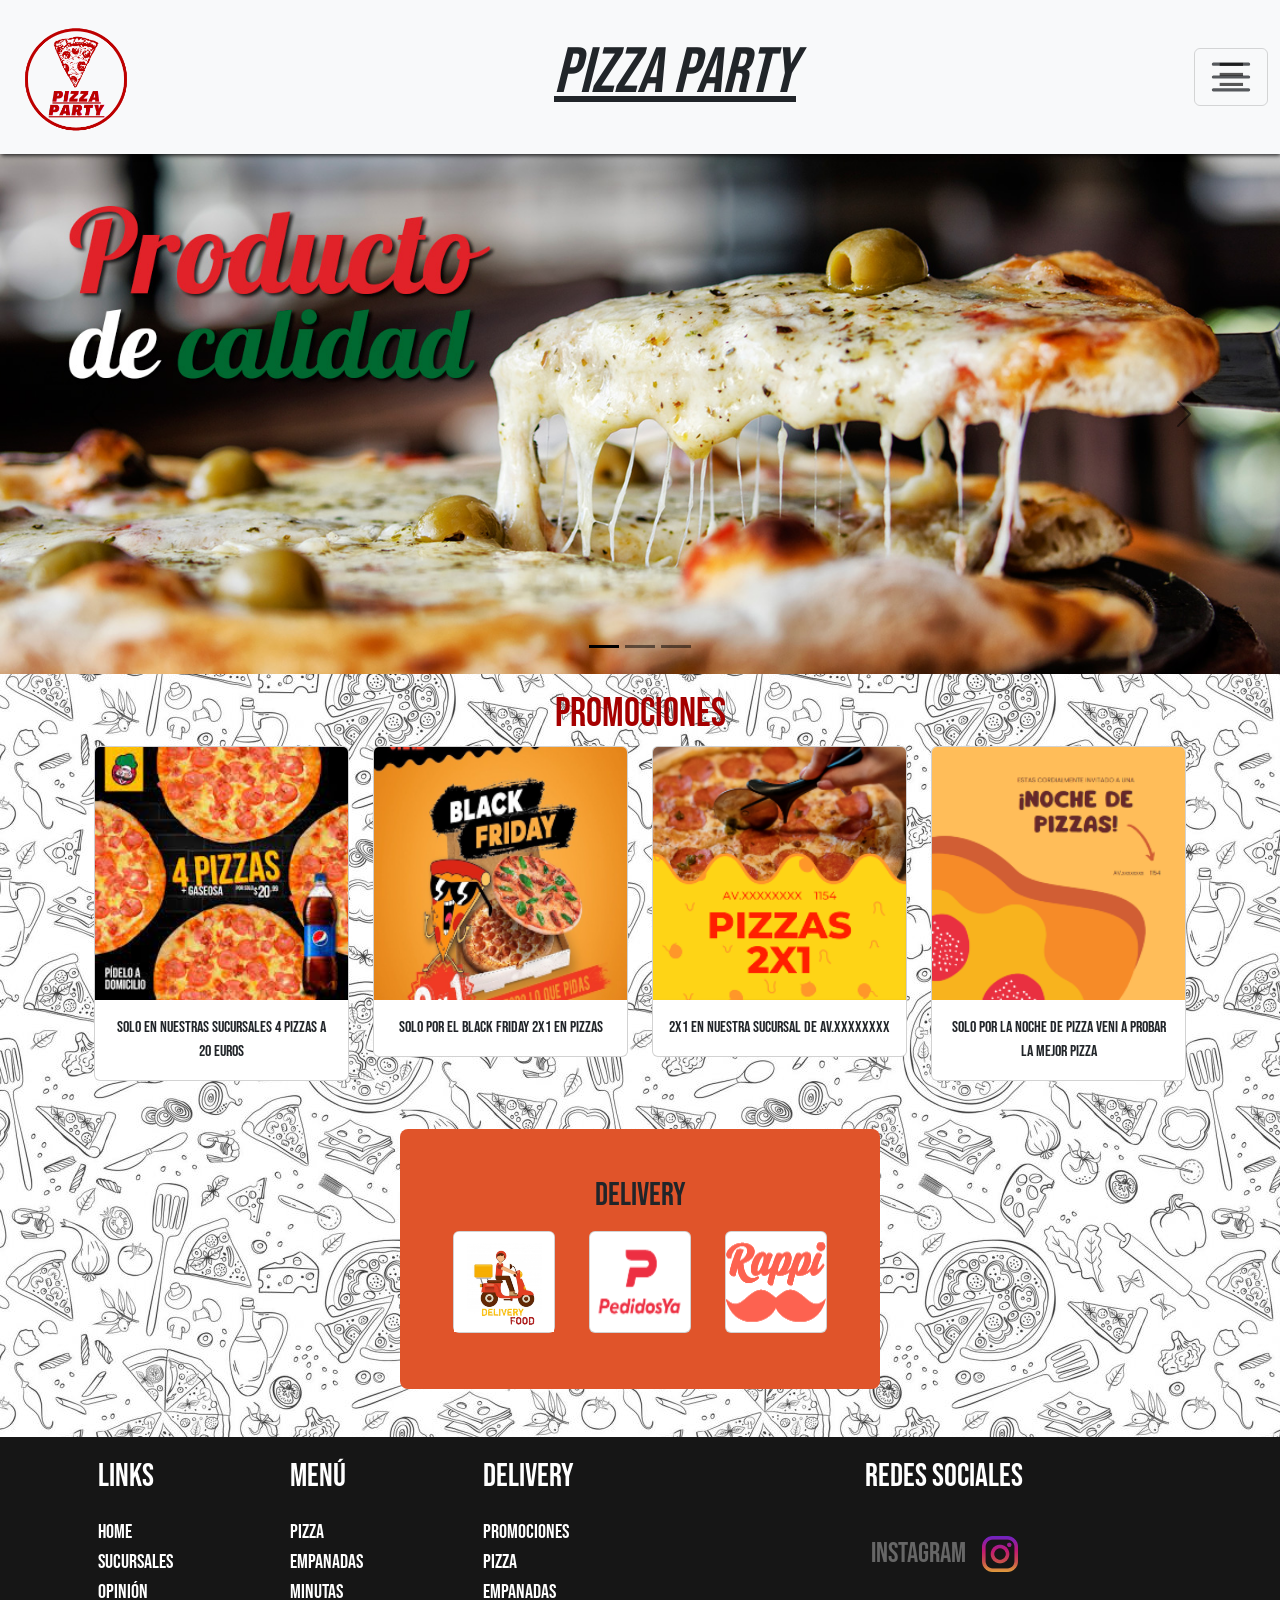
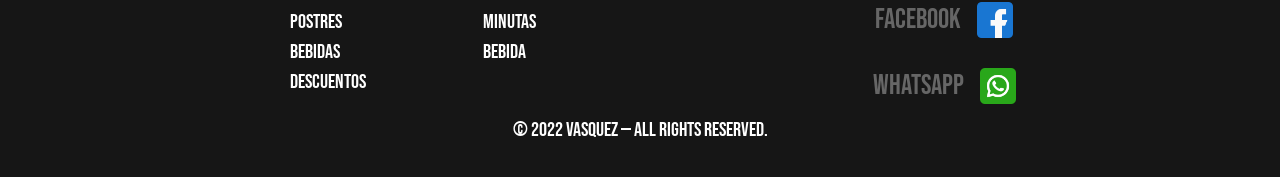
<file: index.html>
<!doctype html>
<html lang="es">

<head>
  <!-- Required meta tags -->
  <meta charset="utf-8">
  <meta name="viewport" content="width=device-width, initial-scale=1">

  <!-- Bootstrap CSS -->
  <link href="https://cdn.jsdelivr.net/npm/bootstrap@5.0.2/dist/css/bootstrap.min.css" rel="stylesheet"
    integrity="sha384-EVSTQN3/azprG1Anm3QDgpJLIm9Nao0Yz1ztcQTwFspd3yD65VohhpuuCOmLASjC" crossorigin="anonymous">
  <!--Link css -->
  <link rel="stylesheet" href="css/estilos.css">
  <!-- shortcut icon -->
  <link rel="shortcut icon" href="img/Utiles/newLogoRedLight.png">
  <title>PIZZA PARTY / Lugar de las mejores pizza y empanadas</title>
  <!-- metas seo -->
  <meta name="description"
    content="Pizzas y empanadas al horno de piedra. Con promociones imperdibles. Te llevamos la pizza hasta tu casa gratis.">
  <meta name="author" content="Lucas Vasquez">
  <meta name="keywords" content="Pizza , Empanadas, Delivery, Sucursales , Promociones , Black , Friday">
</head>

<body>
  <!--Start Nav-->
  <nav class="navbar bg-light sticky-top nav_shadow ">
    <div class="container-fluid">
      <a class="navbar-brand" href="#"><img src="img/Utiles/newLogoRed.png" class="logo" alt="logo"></a>
      <h2 class="nav_titleDesktop ">Pizza Party</h2>
      <button class="navbar-toggler" type="button" data-bs-toggle="offcanvas" data-bs-target="#offcanvasNavbar"
        aria-controls="offcanvasNavbar">
        <span class="navbar-toggler-icon fs-2 center_icon">☰</span>
      </button>
      <div class="offcanvas offcanvas-end nav " tabindex="-1" id="offcanvasNavbar"
        aria-labelledby="offcanvasNavbarLabel">
        <div class="offcanvas-header">
          <h2 class="offcanvas-title fs-1 nav_title" id="offcanvasNavbarLabel">Pizza Party</h2>
          <button type="button" class="btn-close bg-light" data-bs-dismiss="offcanvas" aria-label="Close"></button>
        </div>
        <div class="offcanvas-body fs-3  ">
          <ul class="navbar-nav justify-content-end flex-grow-1 pe-3 ">
            <li class="nav-item">
              <a class="nav-link active color_white" aria-current="page" href="#">Home</a>
            </li>
            <li class="nav-item ">
              <a class="nav-link active color_white" href="html/sucursal.html">Sucursales</a>
            </li>
            <li class="nav-item dropdown">
              <a class="nav-link dropdown-toggle color_white" href="#" role="button" data-bs-toggle="dropdown"
                aria-expanded="false">
                Menú
              </a>
              <ul class="dropdown-menu">
                <li><a class="dropdown-item" href="html/menu.html#pizza">Pizza</a></li>
                <li><a class="dropdown-item" href="html/menu.html#empanada">Empanadas</a></li>
                <li><a class="dropdown-item" href="html/menu.html#minuta">Minutas</a></li>
                <li><a class="dropdown-item" href="html/menu.html#postre">Postres</a></li>
                <li><a class="dropdown-item" href="html/menu.html#bebida">Bebidas</a></li>
                <li><a class="dropdown-item" href="html/menu.html#descuento">Descuentos</a></li>
              </ul>
            </li>
            <li class="nav-item dropdown">
              <a class="nav-link dropdown-toggle color_white" href="#" role="button" data-bs-toggle="dropdown"
                aria-expanded="false">
                Delivery
              </a>
              <ul class="dropdown-menu">
                <li><a class="dropdown-item" href="html/delivery.html#promos">Promociones</a></li>
                <li><a class="dropdown-item" href="html/delivery.html#pizza">Pizza</a></li>
                <li><a class="dropdown-item" href="html/delivery.html#empanada">Empanadas</a></li>
                <li><a class="dropdown-item" href="html/delivery.html#minuta">Minutas</a></li>
                <li><a class="dropdown-item" href="html/delivery.html#bebida">Bebida</a></li>
              </ul>
            </li>
            <li class="nav-item ">
              <a class="nav-link active color_white" href="html/opinion.html">Opinión</a>
            </li>
          </ul>
        </div>
      </div>
    </div>
  </nav>
  <!--End Nav-->

  <header id="header">
    <div id="carouselExampleDark" class="carousel carousel-dark slide" data-bs-ride="carousel">
      <div class="carousel-indicators">
        <button type="button" data-bs-target="#carouselExampleDark" data-bs-slide-to="0" class="active"
          aria-current="true" aria-label="Slide 1"></button>
        <button type="button" data-bs-target="#carouselExampleDark" data-bs-slide-to="1" aria-label="Slide 2"></button>
        <button type="button" data-bs-target="#carouselExampleDark" data-bs-slide-to="2" aria-label="Slide 3"></button>
      </div>
      <div class="carousel-inner">
        <div class="carousel-item active">
          <img src="img/Utiles/banner.jpg" class="d-block w-100  carrusel_img" alt="Banner de pizza">
        </div>
        <div class="carousel-item">
          <img src="img/Utiles/pedidos.png" class="d-block w-100  carrusel_img bg-light" alt="Banner de pedidos">
        </div>
        <div class="carousel-item">
          <a href="#redes">
            <img src="img/Utiles/promoRedes.png" class="d-block w-100  carrusel_img" alt="banner de redes sociales"></a>
        </div>
      </div>
      <button class="carousel-control-prev" type="button" data-bs-target="#carouselExampleDark" data-bs-slide="prev">
        <span class="carousel-control-prev-icon" aria-hidden="true"></span>
        <span class="visually-hidden">Previous</span>
      </button>
      <button class="carousel-control-next" type="button" data-bs-target="#carouselExampleDark" data-bs-slide="next">
        <span class="carousel-control-next-icon" aria-hidden="true"></span>
        <span class="visually-hidden">Next</span>
      </button>
    </div>
  </header>
  <!--End header-->
  <main>
    <section class="container  my-3  mx-auto rounded-3 novedades">
      <h1 class="text-center color_title">Promociones</h1>
      <div class="row w-100 mx-auto row_gap text-center">
        <div class="col-sm-6 col-md-4 col-lg-3 ">
          <div class="card ">
            <img src="img/Promociones/promocion_menu.jpg" class="card-img-top" alt="Promoción del menú">
            <div class="card-body">
              <p class="card-text">Solo en nuestras Sucursales 4 pizzas a 20 euros</p>
            </div>
          </div>
        </div>
        <!--End Tarjeta-->

        <div class="col-sm-6 col-md-4 col-lg-3 ">
          <div class="card ">
            <img src="img/Promociones/promocion_delivery.png" class="card-img-top" alt="Promoción de delivery">
            <div class="card-body">
              <p class="card-text">Solo por el Black Friday 2x1 en pizzas</p>
            </div>
          </div>
        </div>
        <!--End Tarjeta-->

        <div class="col-sm-6 col-md-4 col-lg-3 ">
          <div class="card">
            <img src="img/Promociones/promo_2x1.png" class="card-img-top " alt="Promoción de sucursal ">
            <div class="card-body">
              <p class="card-text">2x1 En nuestra sucursal de av.xxxxxxxx</p>
            </div>
          </div>
        </div>
        <!--End Tarjeta-->

        <div class="col-sm-6 col-md-4 col-lg-3 ">
          <div class="card ">
            <img src="img/Promociones/promo_jueves.png" class="card-img-top" alt="Promoción para dia de la pizza">
            <div class="card-body">
              <p class="card-text">Solo por la noche de pizza veni a probar la mejor pizza</p>
            </div>
          </div>
        </div>
        <!--End Tarjeta-->
      </div>
    </section>
    <!--End Promociones-->

    <section class="container-fluid  my-5 mx-auto  container_deli p-5 rounded-3 maxw_imgD">
      <h2 class="text-center">Delivery</h2>
      <div class="row px-auto ">
        <div class="col-5 col-sm-4 my-2 w-30">
          <div class="card ">
            <a href="#"><img src="img/Utiles/delivery.png" class="card-img-top" alt="Delivery"></a>
          </div>
        </div>
        <div class="col-5  col-sm-4 my-2 ">
          <div class="card">
            <a href="#">
              <img src="img/Utiles/pedido_ya.png" class="card-img-top" alt="logo de pedido ya">
            </a>
          </div>
        </div>
        <div class="col-5  col-sm-4 my-2 ">
          <div class="card ">
            <a href="#"><img src="img/Utiles/rappi.png" class="card-img-top " alt="logo de rappi"></a>
          </div>
        </div>
      </div>
    </section>
    <!--End Delivery-->
  </main>
  <!--End Main-->

  <footer class="footer container-fluid " id="redes">
    <div class="footer_container ">
      <div class="link_containers">
        <div>
          <p class="footer_titulo  ">Links</p>
          <ul class="fs-5">
            <li><a href="index.html">Home</a></li>
            <li><a href="html/sucursal.html">Sucursales</a></li>
            <li><a href="html/opinion.html">Opinión</a></li>
          </ul>
        </div>
        <div>
          <p class="footer_titulo ">Menú</p>
          <ul class="fs-5">
            <li><a href="html/menu.html#pizza">Pizza</a></li>
            <li><a href="html/menu.html#empanada">Empanadas</a></li>
            <li><a href="html/menu.html#minuta">Minutas</a></li>
            <li><a href="html/menu.html#postre">Postres</a></li>
            <li><a href="html/menu.html#bebida">Bebidas</a></li>
            <li><a href="html/menu.html#descuento">Descuentos</a></li>
          </ul>
        </div>
        <div>
          <p class="footer_titulo ">
            Delivery
          </p>
          <ul class="fs-5">
            <li><a href="html/delivery.html#promos">Promociones</a></li>
            <li><a href="html/delivery.html#pizza">Pizza</a></li>
            <li><a href="html/delivery.html#empanada">Empanadas</a></li>
            <li><a href="html/delivery.html#minuta">Minutas</a></li>
            <li><a href="html/delivery.html#bebida">Bebida</a></li>
          </ul>
        </div>
      </div>
      <div class="redes fs-3 gap-2 link_containers">
        <p class="footer_titulo text-center ">Redes Sociales</p>
        <a href="#" class="footer_redes" id="insta">Instagram <img class="footer_img" src="img/iconos/instagram.png"
            alt="icono de instagram"></a>
        <a href="#" class="footer_redes" id="face">Facebook <img class="footer_img" src="img/iconos/facebook.png"
            alt="icono de facebook"></a>
        <a href="#" class="footer_redes" id="whatsapp">Whatsapp <img src="img/iconos/whatsapp.png"
            alt="icono de whatsapp" class="footer_img"></a>
      </div>
    </div>
    <p class="footer_text fs-5">© 2022 Vasquez — All rights reserved.</p>
  </footer>
  <!--End Footer-->

  <!-- Option 1: Bootstrap Bundle with Popper -->
  <script src="https://cdn.jsdelivr.net/npm/bootstrap@5.0.2/dist/js/bootstrap.bundle.min.js"
    integrity="sha384-MrcW6ZMFYlzcLA8Nl+NtUVF0sA7MsXsP1UyJoMp4YLEuNSfAP+JcXn/tWtIaxVXM"
    crossorigin="anonymous"></script>

</body>

</html>
</file>
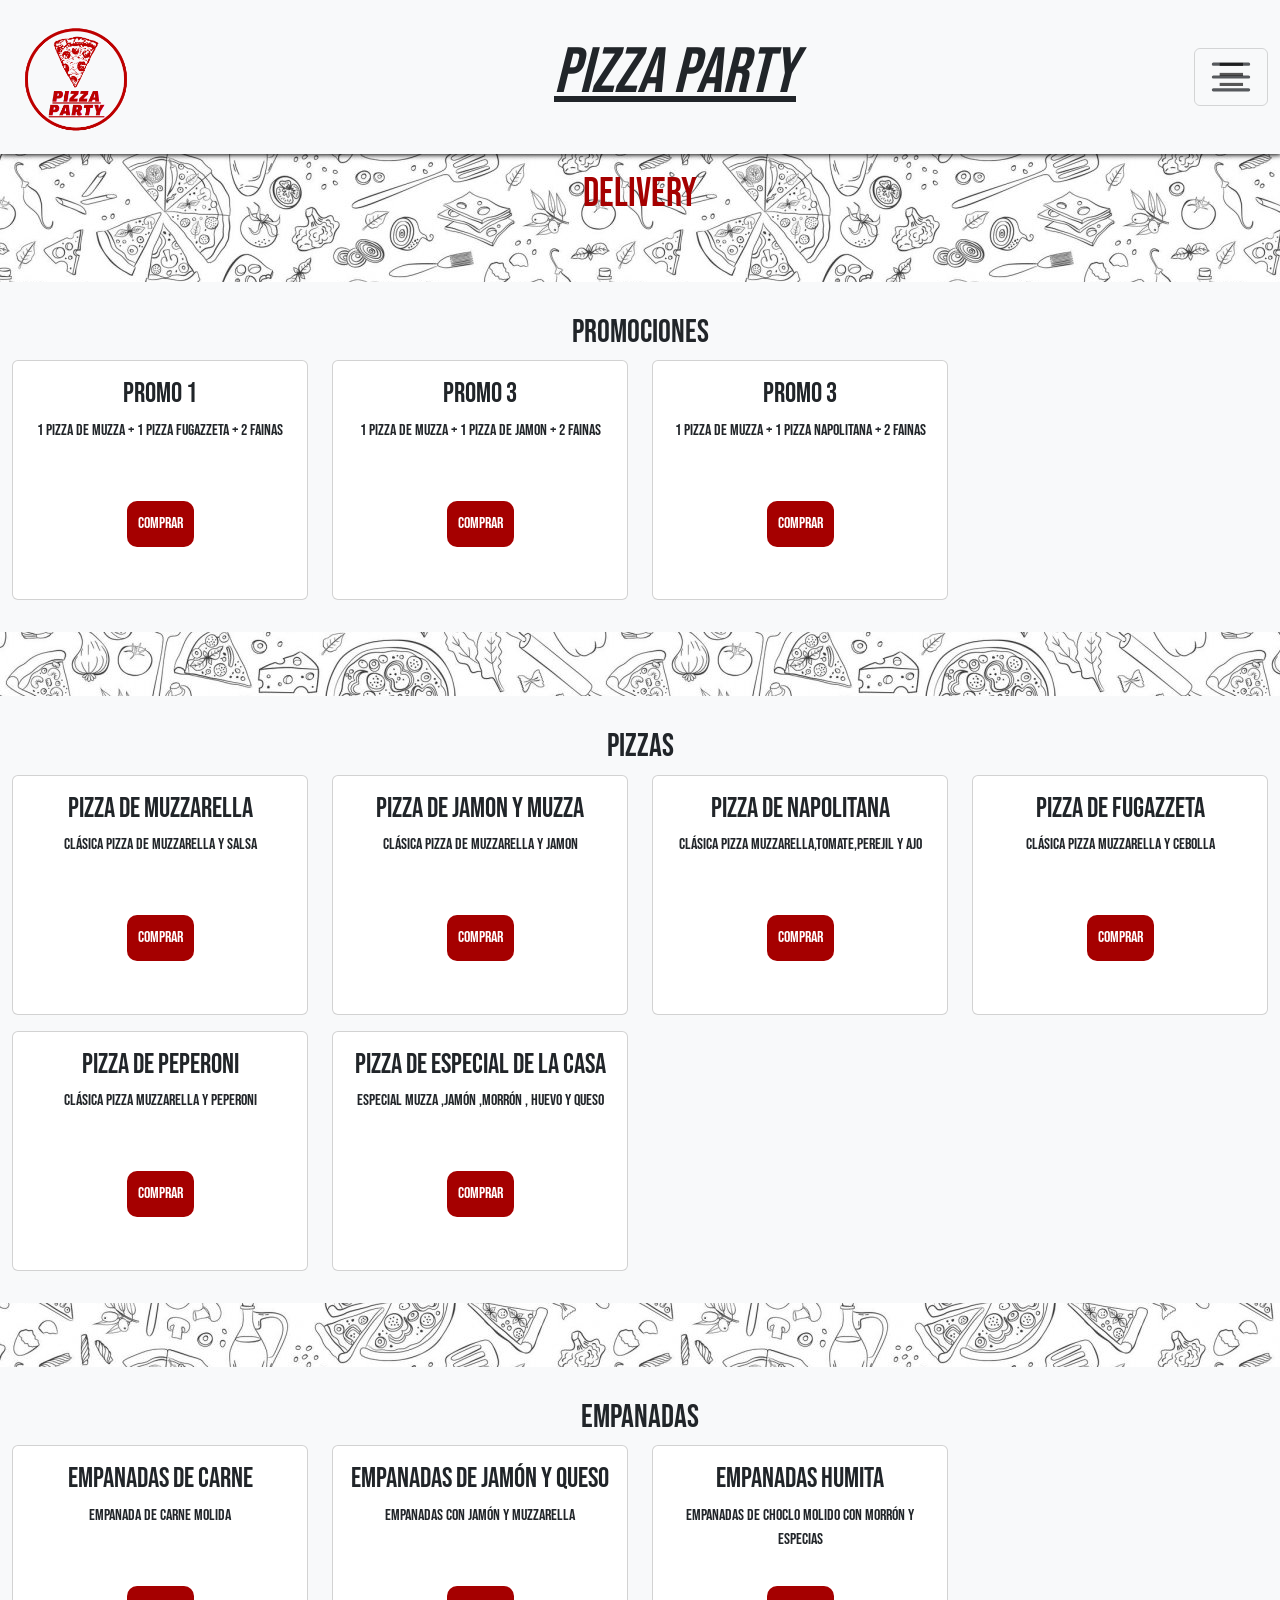
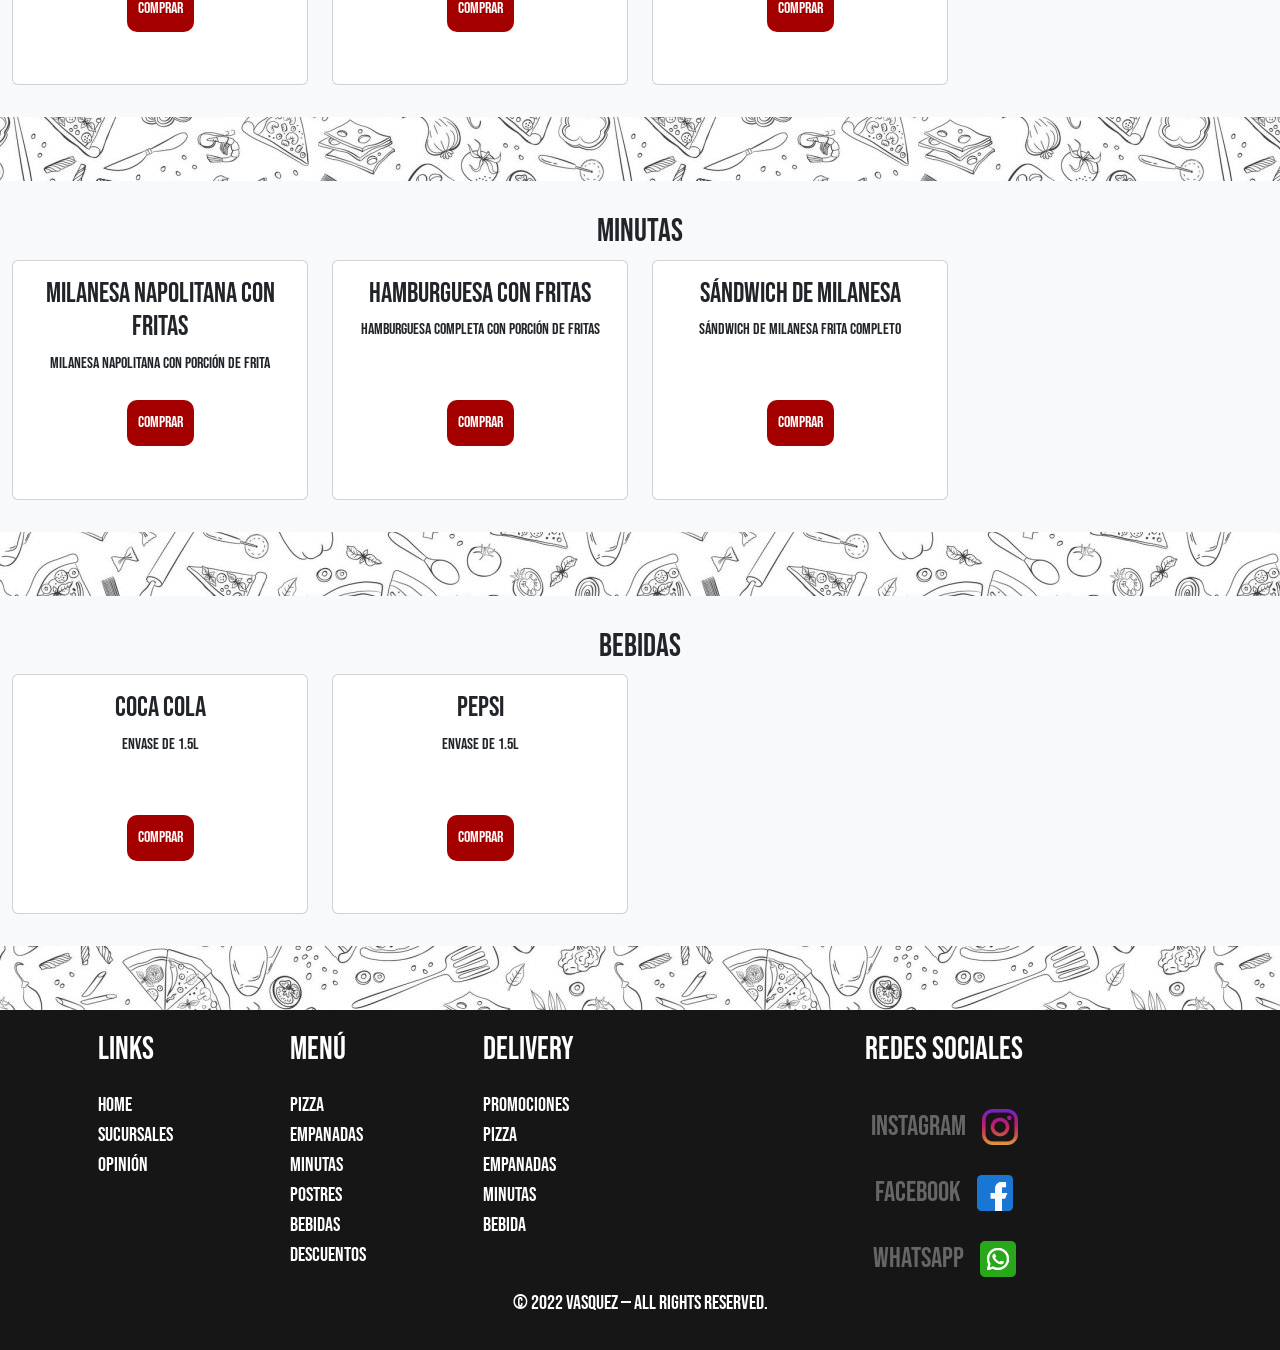
<file: html/delivery.html>
<!doctype html>
<html lang="es">

<head>
    <!-- Required meta tags -->
    <meta charset="utf-8">
    <meta name="viewport" content="width=device-width, initial-scale=1">

    <!-- Bootstrap CSS -->
    <link href="https://cdn.jsdelivr.net/npm/bootstrap@5.0.2/dist/css/bootstrap.min.css" rel="stylesheet"
        integrity="sha384-EVSTQN3/azprG1Anm3QDgpJLIm9Nao0Yz1ztcQTwFspd3yD65VohhpuuCOmLASjC" crossorigin="anonymous">
    <!--Link css -->
    <link rel="stylesheet" href="../css/estilos.css">
    <!-- shortcut icon -->
    <link rel="shortcut icon" href="../img/Utiles/newLogoRedLight.png">
    <!-- title of page -->
    <title>PIZZA PARTY / Disfruta desde la comodidad de tu casa</title>
    <meta name="description"
        content="Realiza tu pedido hasta la puerta de tu casa sin cargo extra. Con tan solo unos clics te llevamos la comida.">
    <meta name="author" content="Lucas Vasquez">
    <meta name="keywords"
        content="Pizza Party ,pizza, empanada , minuta , postre ,bebida, Delivery">
</head>

<body>
    <nav class="navbar bg-light sticky-top nav_shadow">
        <div class="container-fluid">
            <a class="navbar-brand" href="../index.html"><img src="../img/Utiles/newLogoRed.png" class="logo" alt="logo"></a>
            <h2 class="nav_titleDesktop ">Pizza Party</h2>
            <button class="navbar-toggler" type="button" data-bs-toggle="offcanvas" data-bs-target="#offcanvasNavbar"
                aria-controls="offcanvasNavbar">
                <span class="navbar-toggler-icon fs-2 center_icon">☰</span>
            </button>
            <div class="offcanvas offcanvas-end nav " tabindex="-1" id="offcanvasNavbar"
                aria-labelledby="offcanvasNavbarLabel">
                <div class="offcanvas-header">
                    <h2 class="offcanvas-title fs-1 nav_title" id="offcanvasNavbarLabel">Pizza Party</h2>
                    <button type="button" class="btn-close bg-light" data-bs-dismiss="offcanvas"
                        aria-label="Close"></button>
                </div>
                <div class="offcanvas-body fs-3 ">
                    <ul class="navbar-nav justify-content-end flex-grow-1 pe-3 ">
                        <li class="nav-item">
                            <a class="nav-link active color_white" aria-current="page" href="../index.html">Home</a>
                        </li>
                        <li class="nav-item ">
                            <a class="nav-link active color_white" href="sucursal.html">Sucursales</a>
                        </li>
                        <li class="nav-item dropdown">
                            <a class="nav-link dropdown-toggle color_white" href="#" role="button"
                                data-bs-toggle="dropdown" aria-expanded="false">
                                Menú
                            </a>
                            <ul class="dropdown-menu">
                                <li><a class="dropdown-item" href="menu.html#pizza">Pizza</a></li>
                                <li><a class="dropdown-item" href="menu.html#empanada">Empanadas</a></li>
                                <li><a class="dropdown-item" href="menu.html#minuta">Minutas</a></li>
                                <li><a class="dropdown-item" href="menu.html#postre">Postres</a></li>
                                <li><a class="dropdown-item" href="menu.html#bebida">Bebidas</a></li>
                                <li><a class="dropdown-item" href="menu.html#descuento">Descuentos</a></li>
                            </ul>
                        </li>
                        <li class="nav-item dropdown">
                            <a class="nav-link dropdown-toggle color_white" href="#" role="button"
                                data-bs-toggle="dropdown" aria-expanded="false">
                                Delivery
                            </a>
                            <ul class="dropdown-menu">
                                <li><a class="dropdown-item" href="#promos">Promociones</a></li>
                                <li><a class="dropdown-item" href="#pizza">Pizza</a></li>
                                <li><a class="dropdown-item" href="#empanada">Empanadas</a></li>
                                <li><a class="dropdown-item" href="#minuta">Minutas</a></li>
                                <li><a class="dropdown-item" href="#bebida">Bebida</a></li>
                            </ul>
                        </li>
                        <li class="nav-item ">
                            <a class="nav-link active color_white" href="opinion.html">Opinión</a>
                        </li>
                    </ul>
                </div>
            </div>
        </div>
    </nav>
    <!--End Nav-->


    <main>
        <h1 class="text-center my-3 color_title">Delivery</h1>
        <Section class="set_deli container-xxl bg-light" id="promos">
            <h2 class="text-center">Promociones</h2>
            <div class="row w-100 mx-auto row_gap text-center cards_deli">
                <div class="col-sm-6 col-md-4 col-lg-3 ">
                    <div class="card">
                        <div class="card-body ">
                            <div class="container_text">
                                <h3>Promo 1</h3>
                                <p class="card-text ">1 pizza de muzza + 1 pizza fugazzeta + 2 fainas</p>
                            </div>
                            <!-- Button trigger modal -->
                            <button type="button" class="btn btn_delivery " data-bs-toggle="modal"
                                data-bs-target="#promo1">
                                Comprar
                            </button>
                            <!-- Modal -->
                            <div class="modal fade" id="promo1" tabindex="-1" aria-hidden="true">
                                <div class="modal-dialog">
                                    <div class="modal-content">
                                        <div class="modal-header">
                                            <h3 class="modal-title">Promo 1</h3>
                                            <button type="button" class="btn-close" data-bs-dismiss="modal"
                                                aria-label="Close"></button>
                                        </div>
                                        <div class="modal-body ">
                                            <div class=""><img src="../img/promoDeli/Promo1.png" class="card-img-top"
                                                    alt="Promo 1"></div>
                                            <div>
                                                <p>Una Clásica pizza de muzzarella + una grande fugazzeta + 2 fainas de
                                                    regalo</p>
                                                <p class="precio">1600$</p>
                                                <label>
                                                    Cantidad
                                                    <select class="ng-pristine ng-valid ng-touched">
                                                        <option label="1" value="number:1" selected="selected">1
                                                        </option>
                                                        <option label="2" value="number:2">2</option>
                                                        <option label="3" value="number:3">3</option>
                                                        <option label="4" value="number:4">4</option>
                                                        <option label="5" value="number:5">5</option>
                                                        <option label="6" value="number:6">6</option>
                                                        <option label="7" value="number:7">7</option>
                                                        <option label="8" value="number:8">8</option>
                                                        <option label="9" value="number:9">9</option>
                                                        <option label="10" value="number:10">10</option>
                                                    </select>
                                                </label>
                                                <button type="button" class="btn btn_delivery ">Agregar a
                                                    carrito</button>
                                            </div>
                                        </div>
                                    </div>
                                </div>
                            </div>
                        </div>
                    </div>
                </div><!-- End Card -->
                <div class="col-sm-6 col-md-4 col-lg-3 ">
                    <div class="card">
                        <div class="card-body ">
                            <div class="container_text">
                                <h3>Promo 3</h3>
                                <p class="card-text ">1 pizza de muzza + 1 pizza de jamon + 2 fainas</p>
                            </div>
                            <!-- Button trigger modal -->
                            <button type="button" class="btn btn_delivery " data-bs-toggle="modal"
                                data-bs-target="#promo2">
                                Comprar
                            </button>
                            <!-- Modal -->
                            <div class="modal fade" id="promo2" tabindex="-1" aria-hidden="true">
                                <div class="modal-dialog">
                                    <div class="modal-content">
                                        <div class="modal-header">
                                            <h3 class="modal-title">Promo 2</h3>
                                            <button type="button" class="btn-close" data-bs-dismiss="modal"
                                                aria-label="Close"></button>
                                        </div>
                                        <div class="modal-body row row_gap">
                                            <div class=""><img src="../img/promoDeli/Promo2.png" class="card-img-top"
                                                    alt="Promo 2"></div>
                                            <div>
                                                <p>Una Clásica pizza de muzzarella + una grande de jamon + 2 fainas de
                                                    regalo</p>
                                                <p class="precio">1600$</p>
                                                <label>
                                                    Cantidad
                                                    <select class="ng-pristine ng-valid ng-touched">
                                                        <option label="1" value="number:1" selected="selected">1
                                                        </option>
                                                        <option label="2" value="number:2">2</option>
                                                        <option label="3" value="number:3">3</option>
                                                        <option label="4" value="number:4">4</option>
                                                        <option label="5" value="number:5">5</option>
                                                        <option label="6" value="number:6">6</option>
                                                        <option label="7" value="number:7">7</option>
                                                        <option label="8" value="number:8">8</option>
                                                        <option label="9" value="number:9">9</option>
                                                        <option label="10" value="number:10">10</option>
                                                    </select>
                                                </label>
                                                <button type="button" class="btn btn_delivery ">Agregar a
                                                    carrito</button>
                                            </div>
                                        </div>
                                    </div>
                                </div>
                            </div>
                        </div>
                    </div>
                </div><!-- End Card -->
                <div class="col-sm-6 col-md-4 col-lg-3 ">
                    <div class="card">
                        <div class="card-body ">
                            <div class="container_text">
                                <h3>Promo 3</h3>
                                <p class="card-text ">1 pizza de muzza + 1 pizza napolitana + 2 fainas</p>
                            </div>
                            <!-- Button trigger modal -->
                            <button type="button" class="btn btn_delivery " data-bs-toggle="modal"
                                data-bs-target="#promo3">
                                Comprar
                            </button>
                            <!-- Modal -->
                            <div class="modal fade" id="promo3" tabindex="-1" aria-hidden="true">
                                <div class="modal-dialog">
                                    <div class="modal-content">
                                        <div class="modal-header">
                                            <h3 class="modal-title">Promo 2</h3>
                                            <button type="button" class="btn-close" data-bs-dismiss="modal"
                                                aria-label="Close"></button>
                                        </div>
                                        <div class="modal-body row row_gap">
                                            <div class=""><img src="../img/promoDeli/Promo3.png" class="card-img-top"
                                                    alt="Promo 3"></div>
                                            <div>
                                                <p>Una Clásica pizza de muzzarella + una grande napolitana + 2 fainas de
                                                    regalo</p>
                                                <p class="precio">1600$</p>
                                                <label>
                                                    Cantidad
                                                    <select class="ng-pristine ng-valid ng-touched">
                                                        <option label="1" value="number:1" selected="selected">1
                                                        </option>
                                                        <option label="2" value="number:2">2</option>
                                                        <option label="3" value="number:3">3</option>
                                                        <option label="4" value="number:4">4</option>
                                                        <option label="5" value="number:5">5</option>
                                                        <option label="6" value="number:6">6</option>
                                                        <option label="7" value="number:7">7</option>
                                                        <option label="8" value="number:8">8</option>
                                                        <option label="9" value="number:9">9</option>
                                                        <option label="10" value="number:10">10</option>
                                                    </select>
                                                </label>
                                                <button type="button" class="btn btn_delivery ">Agregar a
                                                    carrito</button>
                                            </div>
                                        </div>
                                    </div>
                                </div>
                            </div>
                        </div>
                    </div>
                </div><!-- End Card -->
            </div>
        </Section><!-- End Section -->
        <Section class="set_deli container-xxl bg-light " id="pizza">
            <h2 class="text-center">Pizzas</h2>
            <div class="row w-100 mx-auto row_gap text-center cards_deli">
                <div class="col-sm-6 col-md-4 col-lg-3 ">
                    <div class="card">
                        <div class="card-body ">
                            <div class="container_text">
                                <h3>Pizza de muzzarella</h3>
                                <p class="card-text ">Clásica pizza de muzzarella y salsa</p>
                            </div>
                            <!-- Button trigger modal -->
                            <button type="button" class="btn btn_delivery " data-bs-toggle="modal"
                                data-bs-target="#pizza_muzza">
                                Comprar
                            </button>
                            <!-- Modal -->
                            <div class="modal fade" id="pizza_muzza" tabindex="-1" aria-hidden="true">
                                <div class="modal-dialog">
                                    <div class="modal-content">
                                        <div class="modal-header">
                                            <h3 class="modal-title">Pizza de muzzarella</h3>
                                            <button type="button" class="btn-close" data-bs-dismiss="modal"
                                                aria-label="Close"></button>
                                        </div>
                                        <div class="modal-body row row_gap">
                                            <div class=""><img src="../img/Pizzas/pizza_muzzarela.jpg"
                                                    class="card-img-top" alt="Pizza de muzzarella"></div>
                                            <div>
                                                <p>Pizza muzzarella con aceituna y orégano</p>
                                                <p class="precio">900$</p>
                                                <label>
                                                    Cantidad
                                                    <select class="ng-pristine ng-valid ng-touched">
                                                        <option label="1" value="number:1" selected="selected">1
                                                        </option>
                                                        <option label="2" value="number:2">2</option>
                                                        <option label="3" value="number:3">3</option>
                                                        <option label="4" value="number:4">4</option>
                                                        <option label="5" value="number:5">5</option>
                                                        <option label="6" value="number:6">6</option>
                                                        <option label="7" value="number:7">7</option>
                                                        <option label="8" value="number:8">8</option>
                                                        <option label="9" value="number:9">9</option>
                                                        <option label="10" value="number:10">10</option>
                                                    </select>
                                                </label>
                                                <button type="button" class="btn btn_delivery ">Agregar a
                                                    carrito</button>
                                            </div>
                                        </div>
                                    </div>
                                </div>
                            </div>
                        </div>
                    </div>
                </div><!-- End Card -->
                <div class="col-sm-6 col-md-4 col-lg-3">
                    <div class="card">
                        <div class="card-body">
                            <div class="container_text">
                                <h3>Pizza de Jamon y muzza</h3>
                                <p class="card-text ">Clásica pizza de muzzarella y jamon</p>
                            </div>
                            <!-- Button trigger modal -->
                            <button type="button" class="btn btn_delivery " data-bs-toggle="modal"
                                data-bs-target="#pizza_jamon">
                                Comprar
                            </button>
                            <!-- Modal -->
                            <div class="modal fade" id="pizza_jamon" tabindex="-1" aria-hidden="true">
                                <div class="modal-dialog">
                                    <div class="modal-content">
                                        <div class="modal-header">
                                            <h3 class="modal-title">Pizza de muzzarella</h3>
                                            <button type="button" class="btn-close" data-bs-dismiss="modal"
                                                aria-label="Close"></button>
                                        </div>
                                        <div class="modal-body row row_gap">
                                            <div class=""><img src="../img/Pizzas/pizza_jamon.jpg" class="card-img-top"
                                                    alt="Pizza de jamon"></div>
                                            <div>
                                                <p>Pizza de jamon y muzzarella con aceituna y orégano</p>
                                                <p class="precio">900$</p>
                                                <label>
                                                    Cantidad
                                                    <select class="ng-pristine ng-valid ng-touched">
                                                        <option label="1" value="number:1" selected="selected">1
                                                        </option>
                                                        <option label="2" value="number:2">2</option>
                                                        <option label="3" value="number:3">3</option>
                                                        <option label="4" value="number:4">4</option>
                                                        <option label="5" value="number:5">5</option>
                                                        <option label="6" value="number:6">6</option>
                                                        <option label="7" value="number:7">7</option>
                                                        <option label="8" value="number:8">8</option>
                                                        <option label="9" value="number:9">9</option>
                                                        <option label="10" value="number:10">10</option>
                                                    </select>
                                                </label>
                                                <button type="button" class="btn btn_delivery ">Agregar a
                                                    carrito</button>
                                            </div>
                                        </div>
                                    </div>
                                </div>
                            </div>
                        </div>
                    </div>
                </div><!-- End Card -->
                <div class="col-sm-6 col-md-4 col-lg-3">
                    <div class="card">
                        <div class="card-body">
                            <div class="container_text">
                                <h3>Pizza de napolitana</h3>
                                <p class="card-text ">Clásica pizza muzzarella,tomate,perejil y ajo</p>
                            </div>

                            <!-- Button trigger modal -->
                            <button type="button" class="btn btn_delivery " data-bs-toggle="modal"
                                data-bs-target="#pizza_napo">
                                Comprar
                            </button>
                            <!-- Modal -->
                            <div class="modal fade" id="pizza_napo" tabindex="-1" aria-hidden="true">
                                <div class="modal-dialog">
                                    <div class="modal-content">
                                        <div class="modal-header">
                                            <h3 class="modal-title">Pizza de muzzarella</h3>
                                            <button type="button" class="btn-close" data-bs-dismiss="modal"
                                                aria-label="Close"></button>
                                        </div>
                                        <div class="modal-body row row_gap">
                                            <div class=""><img src="../img/Pizzas/pizza_napo.jpg" class="card-img-top"
                                                    alt="Pizza de napolitana"></div>
                                            <div>
                                                <p>Pizza muzzarella con perejil , ajo , rodaja de tomate , aceituna y
                                                    orégano</p>
                                                <p class="precio">900$</p>
                                                <label>
                                                    Cantidad
                                                    <select class="ng-pristine ng-valid ng-touched">
                                                        <option label="1" value="number:1" selected="selected">1
                                                        </option>
                                                        <option label="2" value="number:2">2</option>
                                                        <option label="3" value="number:3">3</option>
                                                        <option label="4" value="number:4">4</option>
                                                        <option label="5" value="number:5">5</option>
                                                        <option label="6" value="number:6">6</option>
                                                        <option label="7" value="number:7">7</option>
                                                        <option label="8" value="number:8">8</option>
                                                        <option label="9" value="number:9">9</option>
                                                        <option label="10" value="number:10">10</option>
                                                    </select>
                                                </label>
                                                <button type="button" class="btn btn_delivery ">Agregar a
                                                    carrito</button>
                                            </div>
                                        </div>
                                    </div>
                                </div>
                            </div>
                        </div>
                    </div>
                </div><!-- End Card -->
                <div class="col-sm-6 col-md-4 col-lg-3">
                    <div class="card">
                        <div class="card-body">
                            <div class="container_text">
                                <h3>Pizza de fugazzeta</h3>
                                <p class="card-text ">Clásica pizza muzzarella y cebolla</p>
                            </div>

                            <!-- Button trigger modal -->
                            <button type="button" class="btn btn_delivery " data-bs-toggle="modal"
                                data-bs-target="#pizza_fugazzeta">
                                Comprar
                            </button>
                            <!-- Modal -->
                            <div class="modal fade" id="pizza_fugazzeta" tabindex="-1" aria-hidden="true">
                                <div class="modal-dialog">
                                    <div class="modal-content">
                                        <div class="modal-header">
                                            <h3 class="modal-title">Pizza de muzzarella</h3>
                                            <button type="button" class="btn-close" data-bs-dismiss="modal"
                                                aria-label="Close"></button>
                                        </div>
                                        <div class="modal-body row row_gap">
                                            <div class=""><img src="../img/Pizzas/pizza_fugazzeta.jpg"
                                                    class="card-img-top" alt="Pizza de fugazzeta"></div>
                                            <div>
                                                <p>Pizza muzzarella con cebolla ,aceituna y orégano</p>
                                                <p class="precio">900$</p>
                                                <label>
                                                    Cantidad
                                                    <select class="ng-pristine ng-valid ng-touched">
                                                        <option label="1" value="number:1" selected="selected">1
                                                        </option>
                                                        <option label="2" value="number:2">2</option>
                                                        <option label="3" value="number:3">3</option>
                                                        <option label="4" value="number:4">4</option>
                                                        <option label="5" value="number:5">5</option>
                                                        <option label="6" value="number:6">6</option>
                                                        <option label="7" value="number:7">7</option>
                                                        <option label="8" value="number:8">8</option>
                                                        <option label="9" value="number:9">9</option>
                                                        <option label="10" value="number:10">10</option>
                                                    </select>
                                                </label>
                                                <button type="button" class="btn btn_delivery ">Agregar a
                                                    carrito</button>
                                            </div>
                                        </div>
                                    </div>
                                </div>
                            </div>
                        </div>
                    </div>
                </div><!-- End Card -->
                <div class="col-sm-6 col-md-4 col-lg-3">
                    <div class="card">
                        <div class="card-body">
                            <div class="container_text">
                                <h3>Pizza de peperoni</h3>
                                <p class="card-text ">Clásica pizza muzzarella y peperoni</p>
                            </div>

                            <!-- Button trigger modal -->
                            <button type="button" class="btn btn_delivery " data-bs-toggle="modal"
                                data-bs-target="#pizza_peperoni">
                                Comprar
                            </button>
                            <!-- Modal -->
                            <div class="modal fade" id="pizza_peperoni" tabindex="-1" aria-hidden="true">
                                <div class="modal-dialog">
                                    <div class="modal-content">
                                        <div class="modal-header">
                                            <h3 class="modal-title">Pizza de muzzarella</h3>
                                            <button type="button" class="btn-close" data-bs-dismiss="modal"
                                                aria-label="Close"></button>
                                        </div>
                                        <div class="modal-body row row_gap">
                                            <div class=""><img src="../img/Pizzas/pizza_peperoni.png"
                                                    class="card-img-top" alt="Pizza de peperoni"></div>
                                            <div>
                                                <p>Pizza muzzarella con rodajas de peperoni</p>
                                                <p class="precio">900$</p>
                                                <label>
                                                    Cantidad
                                                    <select class="ng-pristine ng-valid ng-touched">
                                                        <option label="1" value="number:1" selected="selected">1
                                                        </option>
                                                        <option label="2" value="number:2">2</option>
                                                        <option label="3" value="number:3">3</option>
                                                        <option label="4" value="number:4">4</option>
                                                        <option label="5" value="number:5">5</option>
                                                        <option label="6" value="number:6">6</option>
                                                        <option label="7" value="number:7">7</option>
                                                        <option label="8" value="number:8">8</option>
                                                        <option label="9" value="number:9">9</option>
                                                        <option label="10" value="number:10">10</option>
                                                    </select>
                                                </label>
                                                <button type="button" class="btn btn_delivery ">Agregar a
                                                    carrito</button>
                                            </div>
                                        </div>
                                    </div>
                                </div>
                            </div>
                        </div>
                    </div>
                </div><!-- End Card -->
                <div class="col-sm-6 col-md-4 col-lg-3">
                    <div class="card">
                        <div class="card-body">
                            <div class="container_text">
                                <h3>Pizza de especial de la casa</h3>
                                <p class="card-text ">Especial muzza ,jamón ,morrón , huevo y queso</p>
                            </div>

                            <!-- Button trigger modal -->
                            <button type="button" class="btn btn_delivery " data-bs-toggle="modal"
                                data-bs-target="#pizza_casa">
                                Comprar
                            </button>
                            <!-- Modal -->
                            <div class="modal fade" id="pizza_casa" tabindex="-1" aria-hidden="true">
                                <div class="modal-dialog">
                                    <div class="modal-content">
                                        <div class="modal-header">
                                            <h3 class="modal-title">Pizza de muzzarella</h3>
                                            <button type="button" class="btn-close" data-bs-dismiss="modal"
                                                aria-label="Close"></button>
                                        </div>
                                        <div class="modal-body row row_gap">
                                            <div class=""><img src="../img/Pizzas/pizza_especialidad_casa.jpg"
                                                    class="card-img-top" alt="Pizza de la casa"></div>
                                            <div>
                                                <p>Pizza muzza con morrón,jamón, huevo, queso rallado, aceituna y orégano</p>
                                                <p class="precio">1200$</p>
                                                <label>
                                                    Cantidad
                                                    <select class="ng-pristine ng-valid ng-touched">
                                                        <option label="1" value="number:1" selected="selected">1
                                                        </option>
                                                        <option label="2" value="number:2">2</option>
                                                        <option label="3" value="number:3">3</option>
                                                        <option label="4" value="number:4">4</option>
                                                        <option label="5" value="number:5">5</option>
                                                        <option label="6" value="number:6">6</option>
                                                        <option label="7" value="number:7">7</option>
                                                        <option label="8" value="number:8">8</option>
                                                        <option label="9" value="number:9">9</option>
                                                        <option label="10" value="number:10">10</option>
                                                    </select>
                                                </label>
                                                <button type="button" class="btn btn_delivery ">Agregar a
                                                    carrito</button>
                                            </div>
                                        </div>
                                    </div>
                                </div>
                            </div>
                        </div>
                    </div>
                </div><!-- End Card -->
            </div>
        </Section><!-- End Section -->

        <Section class="set_deli container-xxl bg-light" id="empanada">
            <h2 class="text-center">Empanadas</h2>
            <div class="row w-100 mx-auto row_gap text-center cards_deli">
                <div class="col-sm-6 col-md-4 col-lg-3 ">
                    <div class="card">
                        <div class="card-body ">
                            <div class="container_text">
                                <h3>Empanadas de carne</h3>
                                <p class="card-text ">empanada de carne molida</p>
                            </div>
                            <!-- Button trigger modal -->
                            <button type="button" class="btn btn_delivery " data-bs-toggle="modal"
                                data-bs-target="#empanadas_carne">
                                Comprar
                            </button>
                            <!-- Modal -->
                            <div class="modal fade" id="empanadas_carne" tabindex="-1" aria-hidden="true">
                                <div class="modal-dialog">
                                    <div class="modal-content">
                                        <div class="modal-header">
                                            <h3 class="modal-title">Empanadas de carne</h3>
                                            <button type="button" class="btn-close" data-bs-dismiss="modal"
                                                aria-label="Close"></button>
                                        </div>
                                        <div class="modal-body ">
                                            <div class=""><img src="../img/Empanadas/empanadas_carne.jpg"
                                                    class="card-img-top" alt="Empanadas de carne"></div>
                                            <div>
                                                <p>Clásica empanada de carne molida, huevo, arvejas, morrón </p>
                                                <p class="precio">120$</p>
                                                <label>
                                                    Cantidad
                                                    <select class="ng-pristine ng-valid ng-touched">
                                                        <option label="1" value="number:1" selected="selected">1
                                                        </option>
                                                        <option label="2" value="number:2">2</option>
                                                        <option label="3" value="number:3">3</option>
                                                        <option label="4" value="number:4">4</option>
                                                        <option label="5" value="number:5">5</option>
                                                        <option label="6" value="number:6">6</option>
                                                        <option label="7" value="number:7">7</option>
                                                        <option label="8" value="number:8">8</option>
                                                        <option label="9" value="number:9">9</option>
                                                        <option label="10" value="number:10">10</option>
                                                    </select>
                                                </label>
                                                <button type="button" class="btn btn_delivery ">Agregar a
                                                    carrito</button>
                                            </div>
                                        </div>
                                    </div>
                                </div>
                            </div>
                        </div>
                    </div>
                </div><!-- End Card -->
                <div class="col-sm-6 col-md-4 col-lg-3 ">
                    <div class="card">
                        <div class="card-body ">
                            <div class="container_text">
                                <h3>Empanadas de jamón y queso</h3>
                                <p class="card-text ">Empanadas con jamón y muzzarella</p>
                            </div>
                            <!-- Button trigger modal -->
                            <button type="button" class="btn btn_delivery " data-bs-toggle="modal"
                                data-bs-target="#empanadas_jyq">
                                Comprar
                            </button>
                            <!-- Modal -->
                            <div class="modal fade" id="empanadas_jyq" tabindex="-1" aria-hidden="true">
                                <div class="modal-dialog">
                                    <div class="modal-content">
                                        <div class="modal-header">
                                            <h3 class="modal-title">Empanadas de jamón y queso</h3>
                                            <button type="button" class="btn-close" data-bs-dismiss="modal"
                                                aria-label="Close"></button>
                                        </div>
                                        <div class="modal-body row row_gap">
                                            <div class=""><img src="../img/Empanadas/empanadas_jyq.jpg"
                                                    class="card-img-top" alt="Empanadas de jamon y queso"></div>
                                            <div>
                                                <p>Clásica empanada de jamón y muzzarella derretida al horno</p>
                                                <p class="precio">120$</p>
                                                <label>
                                                    Cantidad
                                                    <select class="ng-pristine ng-valid ng-touched">
                                                        <option label="1" value="number:1" selected="selected">1
                                                        </option>
                                                        <option label="2" value="number:2">2</option>
                                                        <option label="3" value="number:3">3</option>
                                                        <option label="4" value="number:4">4</option>
                                                        <option label="5" value="number:5">5</option>
                                                        <option label="6" value="number:6">6</option>
                                                        <option label="7" value="number:7">7</option>
                                                        <option label="8" value="number:8">8</option>
                                                        <option label="9" value="number:9">9</option>
                                                        <option label="10" value="number:10">10</option>
                                                    </select>
                                                </label>
                                                <button type="button" class="btn btn_delivery ">Agregar a
                                                    carrito</button>
                                            </div>
                                        </div>
                                    </div>
                                </div>
                            </div>
                        </div>
                    </div>
                </div><!-- End Card -->
                <div class="col-sm-6 col-md-4 col-lg-3 ">
                    <div class="card">
                        <div class="card-body ">
                            <div class="container_text">
                                <h3>Empanadas humita</h3>
                                <p class="card-text ">Empanadas de choclo molido con morrón y especias</p>
                            </div>
                            <!-- Button trigger modal -->
                            <button type="button" class="btn btn_delivery " data-bs-toggle="modal"
                                data-bs-target="#empanadas_humita">
                                Comprar
                            </button>
                            <!-- Modal -->
                            <div class="modal fade" id="empanadas_humita" tabindex="-1" aria-hidden="true">
                                <div class="modal-dialog">
                                    <div class="modal-content">
                                        <div class="modal-header">
                                            <h3 class="modal-title">Empanadas humita</h3>
                                            <button type="button" class="btn-close" data-bs-dismiss="modal"
                                                aria-label="Close"></button>
                                        </div>
                                        <div class="modal-body row row_gap">
                                            <div class=""><img src="../img/Empanadas/empanadas_humita.png"
                                                    class="card-img-top" alt="Empanadas humita"></div>
                                            <div>
                                                <p>Empanadas de choclo molido con morrón y especias al horno</p>
                                                <p class="precio">120$</p>
                                                <label>
                                                    Cantidad
                                                    <select class="ng-pristine ng-valid ng-touched">
                                                        <option label="1" value="number:1" selected="selected">1
                                                        </option>
                                                        <option label="2" value="number:2">2</option>
                                                        <option label="3" value="number:3">3</option>
                                                        <option label="4" value="number:4">4</option>
                                                        <option label="5" value="number:5">5</option>
                                                        <option label="6" value="number:6">6</option>
                                                        <option label="7" value="number:7">7</option>
                                                        <option label="8" value="number:8">8</option>
                                                        <option label="9" value="number:9">9</option>
                                                        <option label="10" value="number:10">10</option>
                                                    </select>
                                                </label>
                                                <button type="button" class="btn btn_delivery ">Agregar a
                                                    carrito</button>
                                            </div>
                                        </div>
                                    </div>
                                </div>
                            </div>
                        </div>
                    </div>
                </div><!-- End Card -->
            </div>
        </Section><!-- End Section -->

        <Section class="set_deli container-xxl bg-light" id="minuta">
            <h2 class="text-center">Minutas</h2>
            <div class="row w-100 mx-auto row_gap text-center cards_deli">
                <div class="col-sm-6 col-md-4 col-lg-3 ">
                    <div class="card">
                        <div class="card-body ">
                            <div class="container_text">
                                <h3>Milanesa napolitana con fritas</h3>
                                <p class="card-text ">Milanesa napolitana con porción de frita</p>
                            </div>
                            <!-- Button trigger modal -->
                            <button type="button" class="btn btn_delivery " data-bs-toggle="modal"
                                data-bs-target="#milanesa_fritas">
                                Comprar
                            </button>
                            <!-- Modal -->
                            <div class="modal fade" id="milanesa_fritas" tabindex="-1" aria-hidden="true">
                                <div class="modal-dialog">
                                    <div class="modal-content">
                                        <div class="modal-header">
                                            <h3 class="modal-title">Milanesa napolitana con fritas</h3>
                                            <button type="button" class="btn-close" data-bs-dismiss="modal"
                                                aria-label="Close"></button>
                                        </div>
                                        <div class="modal-body ">
                                            <div class=""><img src="../img/Minutas/milanesa_fritas.jpg"
                                                    class="card-img-top" alt="Milanesa napolitana con fritas"></div>
                                            <div>
                                                <p>Milanesa de carne frita napolitana con tomate + porción de fritas</p>
                                                <p class="precio">800$</p>
                                                <label>
                                                    Cantidad
                                                    <select class="ng-pristine ng-valid ng-touched">
                                                        <option label="1" value="number:1" selected="selected">1
                                                        </option>
                                                        <option label="2" value="number:2">2</option>
                                                        <option label="3" value="number:3">3</option>
                                                        <option label="4" value="number:4">4</option>
                                                        <option label="5" value="number:5">5</option>
                                                        <option label="6" value="number:6">6</option>
                                                        <option label="7" value="number:7">7</option>
                                                        <option label="8" value="number:8">8</option>
                                                        <option label="9" value="number:9">9</option>
                                                        <option label="10" value="number:10">10</option>
                                                    </select>
                                                </label>
                                                <button type="button" class="btn btn_delivery ">Agregar a
                                                    carrito</button>
                                            </div>
                                        </div>
                                    </div>
                                </div>
                            </div>
                        </div>
                    </div>
                </div><!-- End Card -->
                <div class="col-sm-6 col-md-4 col-lg-3 ">
                    <div class="card">
                        <div class="card-body ">
                            <div class="container_text">
                                <h3>Hamburguesa con fritas</h3>
                                <p class="card-text ">Hamburguesa completa con porción de fritas</p>
                            </div>
                            <!-- Button trigger modal -->
                            <button type="button" class="btn btn_delivery " data-bs-toggle="modal"
                                data-bs-target="#hamburguesa_fritas">
                                Comprar
                            </button>
                            <!-- Modal -->
                            <div class="modal fade" id="hamburguesa_fritas" tabindex="-1" aria-hidden="true">
                                <div class="modal-dialog">
                                    <div class="modal-content">
                                        <div class="modal-header">
                                            <h3 class="modal-title">Hamburguesa con fritas</h3>
                                            <button type="button" class="btn-close" data-bs-dismiss="modal"
                                                aria-label="Close"></button>
                                        </div>
                                        <div class="modal-body row row_gap">
                                            <div class=""><img src="../img/Minutas/hamburguesa_fritas.jpg"
                                                    class="card-img-top" alt="Empanadas de jamon y queso"></div>
                                            <div>
                                                <p>Hamburguesa completa con jamón , queso chédar, lechuga, tomate y
                                                    cebolla morada + porción fritas</p>
                                                <p class="precio">1100$</p>
                                                <label>
                                                    Cantidad
                                                    <select class="ng-pristine ng-valid ng-touched">
                                                        <option label="1" value="number:1" selected="selected">1
                                                        </option>
                                                        <option label="2" value="number:2">2</option>
                                                        <option label="3" value="number:3">3</option>
                                                        <option label="4" value="number:4">4</option>
                                                        <option label="5" value="number:5">5</option>
                                                        <option label="6" value="number:6">6</option>
                                                        <option label="7" value="number:7">7</option>
                                                        <option label="8" value="number:8">8</option>
                                                        <option label="9" value="number:9">9</option>
                                                        <option label="10" value="number:10">10</option>
                                                    </select>
                                                </label>
                                                <button type="button" class="btn btn_delivery ">Agregar a
                                                    carrito</button>
                                            </div>
                                        </div>
                                    </div>
                                </div>
                            </div>
                        </div>
                    </div>
                </div><!-- End Card -->
                <div class="col-sm-6 col-md-4 col-lg-3 ">
                    <div class="card">
                        <div class="card-body ">
                            <div class="container_text">
                                <h3>Sándwich de milanesa</h3>
                                <p class="card-text ">Sándwich de milanesa frita completo</p>
                            </div>
                            <!-- Button trigger modal -->
                            <button type="button" class="btn btn_delivery " data-bs-toggle="modal"
                                data-bs-target="#sandwich_milanesaC">
                                Comprar
                            </button>
                            <!-- Modal -->
                            <div class="modal fade" id="sandwich_milanesaC" tabindex="-1" aria-hidden="true">
                                <div class="modal-dialog">
                                    <div class="modal-content">
                                        <div class="modal-header">
                                            <h3 class="modal-title">Sandwich de milanesa</h3>
                                            <button type="button" class="btn-close" data-bs-dismiss="modal"
                                                aria-label="Close"></button>
                                        </div>
                                        <div class="modal-body row row_gap">
                                            <div class=""><img src="../img/Minutas/sandwich_milanesaC.jpg"
                                                    class="card-img-top" alt="Sandwich de milanesa"></div>
                                            <div>
                                                <p>Sándwich de milanesa frita , con jamón, queso, lechuga y tomate +
                                                    porción de fritas</p>
                                                <p class="precio">1200$</p>
                                                <label>
                                                    Cantidad
                                                    <select class="ng-pristine ng-valid ng-touched">
                                                        <option label="1" value="number:1" selected="selected">1
                                                        </option>
                                                        <option label="2" value="number:2">2</option>
                                                        <option label="3" value="number:3">3</option>
                                                        <option label="4" value="number:4">4</option>
                                                        <option label="5" value="number:5">5</option>
                                                        <option label="6" value="number:6">6</option>
                                                        <option label="7" value="number:7">7</option>
                                                        <option label="8" value="number:8">8</option>
                                                        <option label="9" value="number:9">9</option>
                                                        <option label="10" value="number:10">10</option>
                                                    </select>
                                                </label>
                                                <button type="button" class="btn btn_delivery ">Agregar a
                                                    carrito</button>
                                            </div>
                                        </div>
                                    </div>
                                </div>
                            </div>
                        </div>
                    </div>
                </div><!-- End Card -->
            </div>
        </Section><!-- End Section -->

        <Section class="set_deli container-xxl bg-light " id="bebida">
            <h2 class="text-center">Bebidas</h2>
            <div class="row w-100 mx-auto row_gap text-center cards_deli">
                <div class="col-sm-6 col-md-4 col-lg-3 ">
                    <div class="card">
                        <div class="card-body ">
                            <div class="container_text">
                                <h3>Coca Cola</h3>
                                <p class="card-text ">Envase de 1.5L</p>
                            </div>
                            <!-- Button trigger modal -->
                            <button type="button" class="btn btn_delivery " data-bs-toggle="modal"
                                data-bs-target="#CocaCola">
                                Comprar
                            </button>
                            <!-- Modal -->
                            <div class="modal fade" id="CocaCola" tabindex="-1" aria-hidden="true">
                                <div class="modal-dialog">
                                    <div class="modal-content">
                                        <div class="modal-header">
                                            <h3 class="modal-title">Coca Cola</h3>
                                            <button type="button" class="btn-close" data-bs-dismiss="modal"
                                                aria-label="Close"></button>
                                        </div>
                                        <div class="modal-body ">
                                            <div class=""><img src="../img/Bebidas/CocaCola.webp" class="card-img-top"
                                                    alt="Coca Cola de 1.5L"></div>
                                            <div>
                                                <p>Envase de 1.5L</p>
                                                <p class="precio">300$</p>
                                                <label>
                                                    Cantidad
                                                    <select class="ng-pristine ng-valid ng-touched">
                                                        <option label="1" value="number:1" selected="selected">1
                                                        </option>
                                                        <option label="2" value="number:2">2</option>
                                                        <option label="3" value="number:3">3</option>
                                                        <option label="4" value="number:4">4</option>
                                                        <option label="5" value="number:5">5</option>
                                                        <option label="6" value="number:6">6</option>
                                                        <option label="7" value="number:7">7</option>
                                                        <option label="8" value="number:8">8</option>
                                                        <option label="9" value="number:9">9</option>
                                                        <option label="10" value="number:10">10</option>
                                                    </select>
                                                </label>
                                                <button type="button" class="btn btn_delivery ">Agregar a
                                                    carrito</button>
                                            </div>
                                        </div>
                                    </div>
                                </div>
                            </div>
                        </div>
                    </div>
                </div><!-- End Card -->
                <div class="col-sm-6 col-md-4 col-lg-3 ">
                    <div class="card">
                        <div class="card-body ">
                            <div class="container_text">
                                <h3>Pepsi</h3>
                                <p class="card-text ">Envase de 1.5L</p>
                            </div>
                            <!-- Button trigger modal -->
                            <button type="button" class="btn btn_delivery " data-bs-toggle="modal"
                                data-bs-target="#Pepsi">
                                Comprar
                            </button>
                            <!-- Modal -->
                            <div class="modal fade" id="Pepsi" tabindex="-1" aria-hidden="true">
                                <div class="modal-dialog">
                                    <div class="modal-content">
                                        <div class="modal-header">
                                            <h3 class="modal-title">Pepsi</h3>
                                            <button type="button" class="btn-close" data-bs-dismiss="modal"
                                                aria-label="Close"></button>
                                        </div>
                                        <div class="modal-body row row_gap">
                                            <div class=""><img src="../img/Bebidas/Pepsi.jpg" class="card-img-top"
                                                    alt="Pepsi de 1.5L"></div>
                                            <div>
                                                <p>Envase de 1.5L</p>
                                                <p class="precio">280$</p>
                                                <label>
                                                    Cantidad
                                                    <select class="ng-pristine ng-valid ng-touched">
                                                        <option label="1" value="number:1" selected="selected">1
                                                        </option>
                                                        <option label="2" value="number:2">2</option>
                                                        <option label="3" value="number:3">3</option>
                                                        <option label="4" value="number:4">4</option>
                                                        <option label="5" value="number:5">5</option>
                                                        <option label="6" value="number:6">6</option>
                                                        <option label="7" value="number:7">7</option>
                                                        <option label="8" value="number:8">8</option>
                                                        <option label="9" value="number:9">9</option>
                                                        <option label="10" value="number:10">10</option>
                                                    </select>
                                                </label>
                                                <button type="button" class="btn btn_delivery ">Agregar a
                                                    carrito</button>
                                            </div>
                                        </div>
                                    </div>
                                </div>
                            </div>
                        </div>
                    </div>
                </div><!-- End Card -->
            </div>
        </Section><!-- End Section -->
    </main><!-- End Main -->
    <footer class="footer container-fluid " id="redes">
        <div class="footer_container ">
            <div class="link_containers">
                <div>
                    <p class="footer_titulo  ">Links</p>
                    <ul class="fs-5">
                        <li><a href="../index.html">Home</a></li>
                        <li><a href="sucursal.html">Sucursales</a></li>
                        <li><a href="opinion.html">Opinión</a></li>
                    </ul>
                </div>
                <div>
                    <p class="footer_titulo ">Menú</p>
                    <ul class="fs-5">
                        <li><a href="menu.html#pizza">Pizza</a></li>
                        <li><a href="menu.html#empanada">Empanadas</a></li>
                        <li><a href="menu.html#minuta">Minutas</a></li>
                        <li><a href="menu.html#postre">Postres</a></li>
                        <li><a href="menu.html#bebida">Bebidas</a></li>
                        <li><a href="menu.html#descuento">Descuentos</a></li>
                    </ul>
                </div>
                <div>
                    <p class="footer_titulo ">
                        Delivery
                    </p>
                    <ul class="fs-5">
                        <li><a href="#promos">Promociones</a></li>
                        <li><a href="#pizza">Pizza</a></li>
                        <li><a href="#empanada">Empanadas</a></li>
                        <li><a href="#minuta">Minutas</a></li>
                        <li><a href="#bebida">Bebida</a></li>
                    </ul>
                </div>
            </div>
            <div class="redes fs-3 gap-2 link_containers">
                <p class="footer_titulo text-center">Redes Sociales</p>
                <a href="#" class="footer_redes" id="insta">Instagram <img class="footer_img"
                        src="../img/iconos/instagram.png" alt="icono de instagram"></a>
                <a href="#" class="footer_redes" id="face">Facebook <img class="footer_img"
                        src="../img/iconos/facebook.png" alt="icono de facebook"></a>
                <a href="#" class="footer_redes" id="whatsapp">Whatsapp <img src="../img/iconos/whatsapp.png"
                        alt="icono de whatsapp" class="footer_img"></a>
            </div>
        </div>
        <p class="footer_text fs-5">© 2022 Vasquez — All rights reserved.</p>
    </footer>
    <!--End Footer-->

    <!-- Option 1: Bootstrap Bundle with Popper -->
    <script src="https://cdn.jsdelivr.net/npm/bootstrap@5.0.2/dist/js/bootstrap.bundle.min.js"
        integrity="sha384-MrcW6ZMFYlzcLA8Nl+NtUVF0sA7MsXsP1UyJoMp4YLEuNSfAP+JcXn/tWtIaxVXM"
        crossorigin="anonymous"></script>

</body>

</html>
</file>
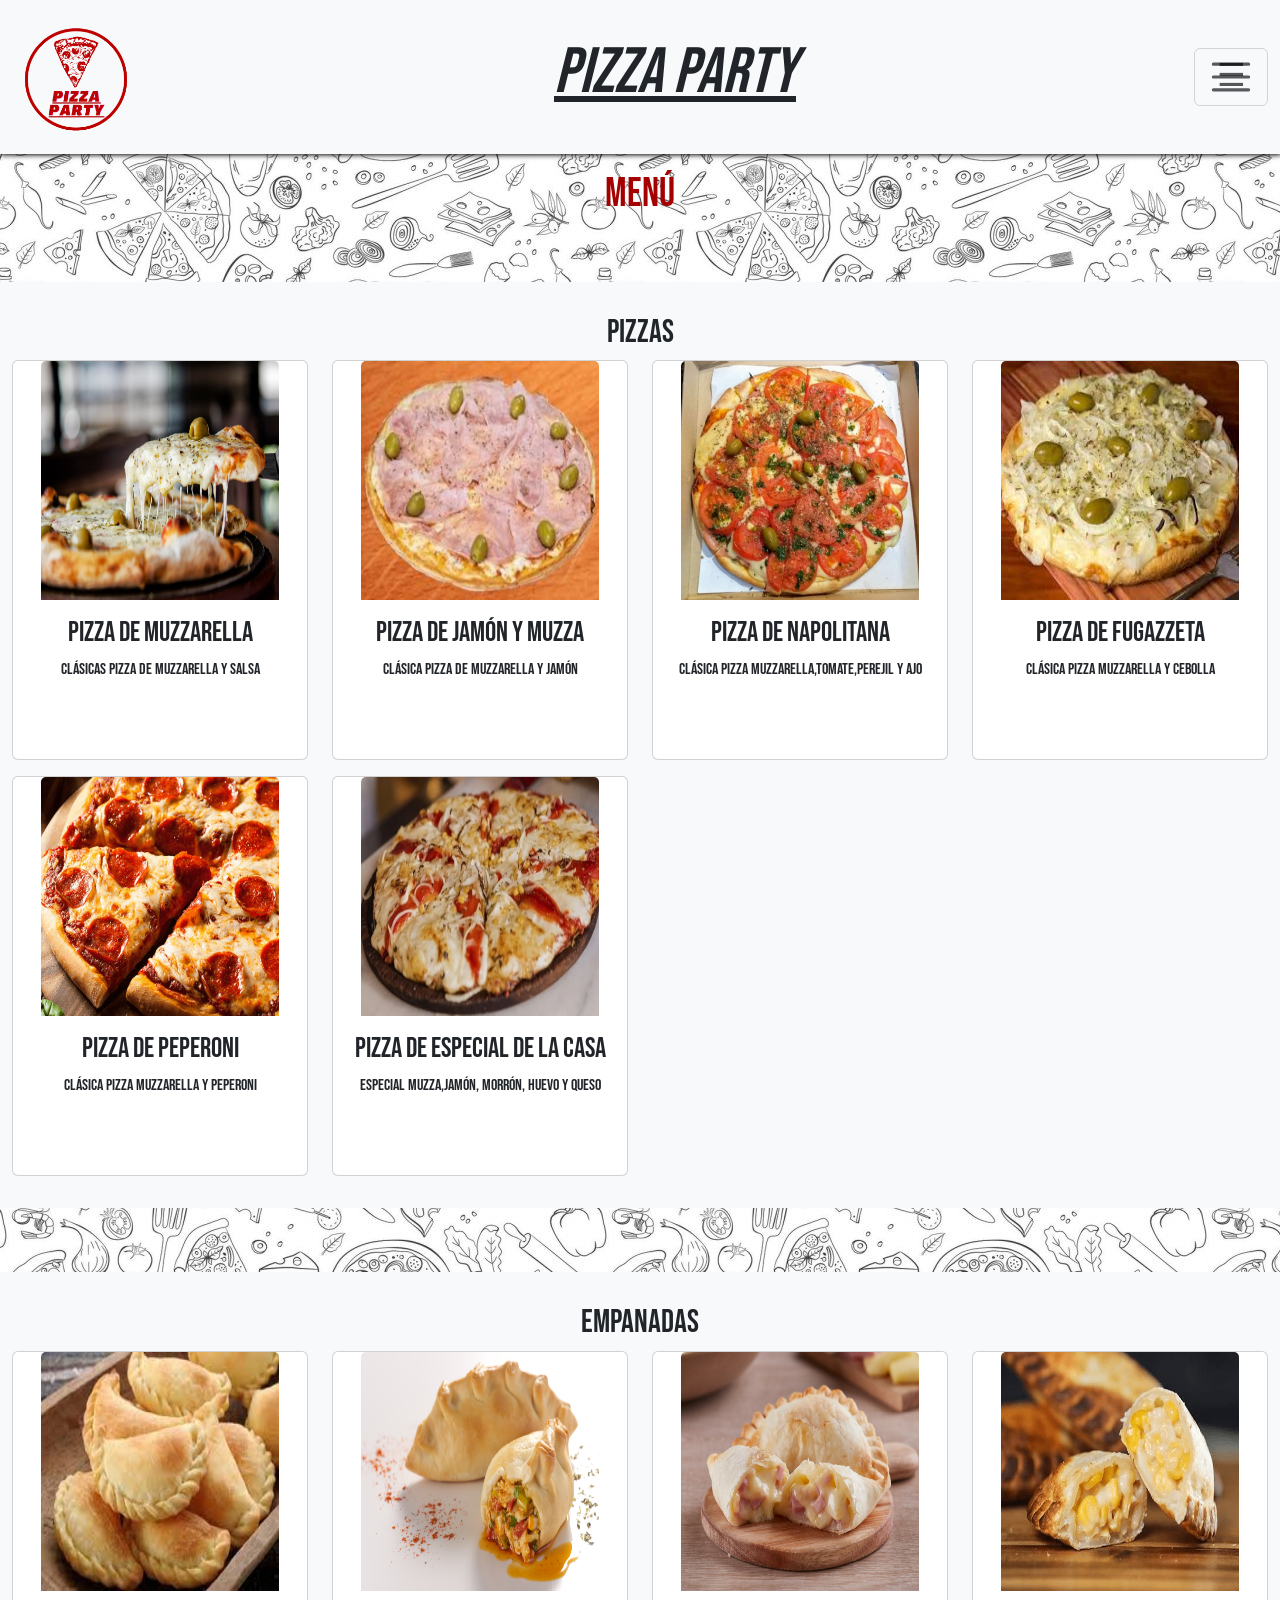
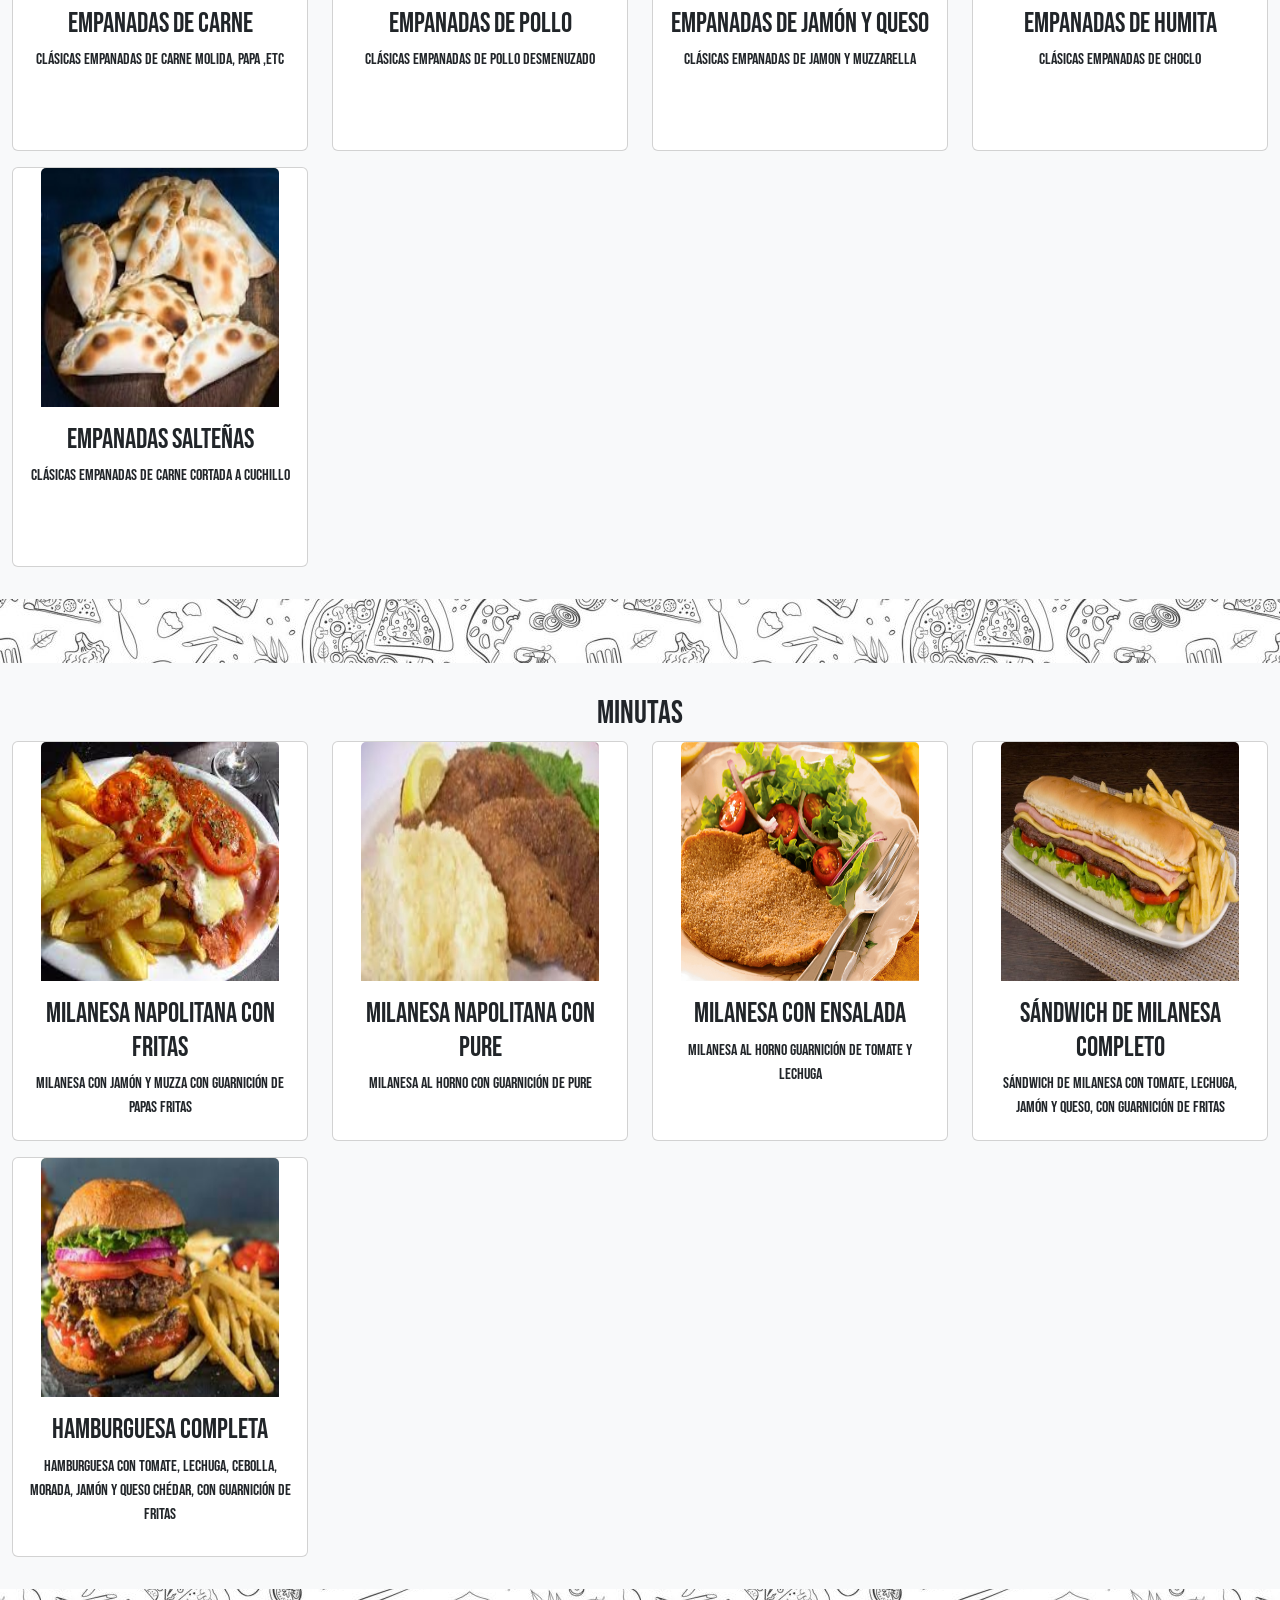
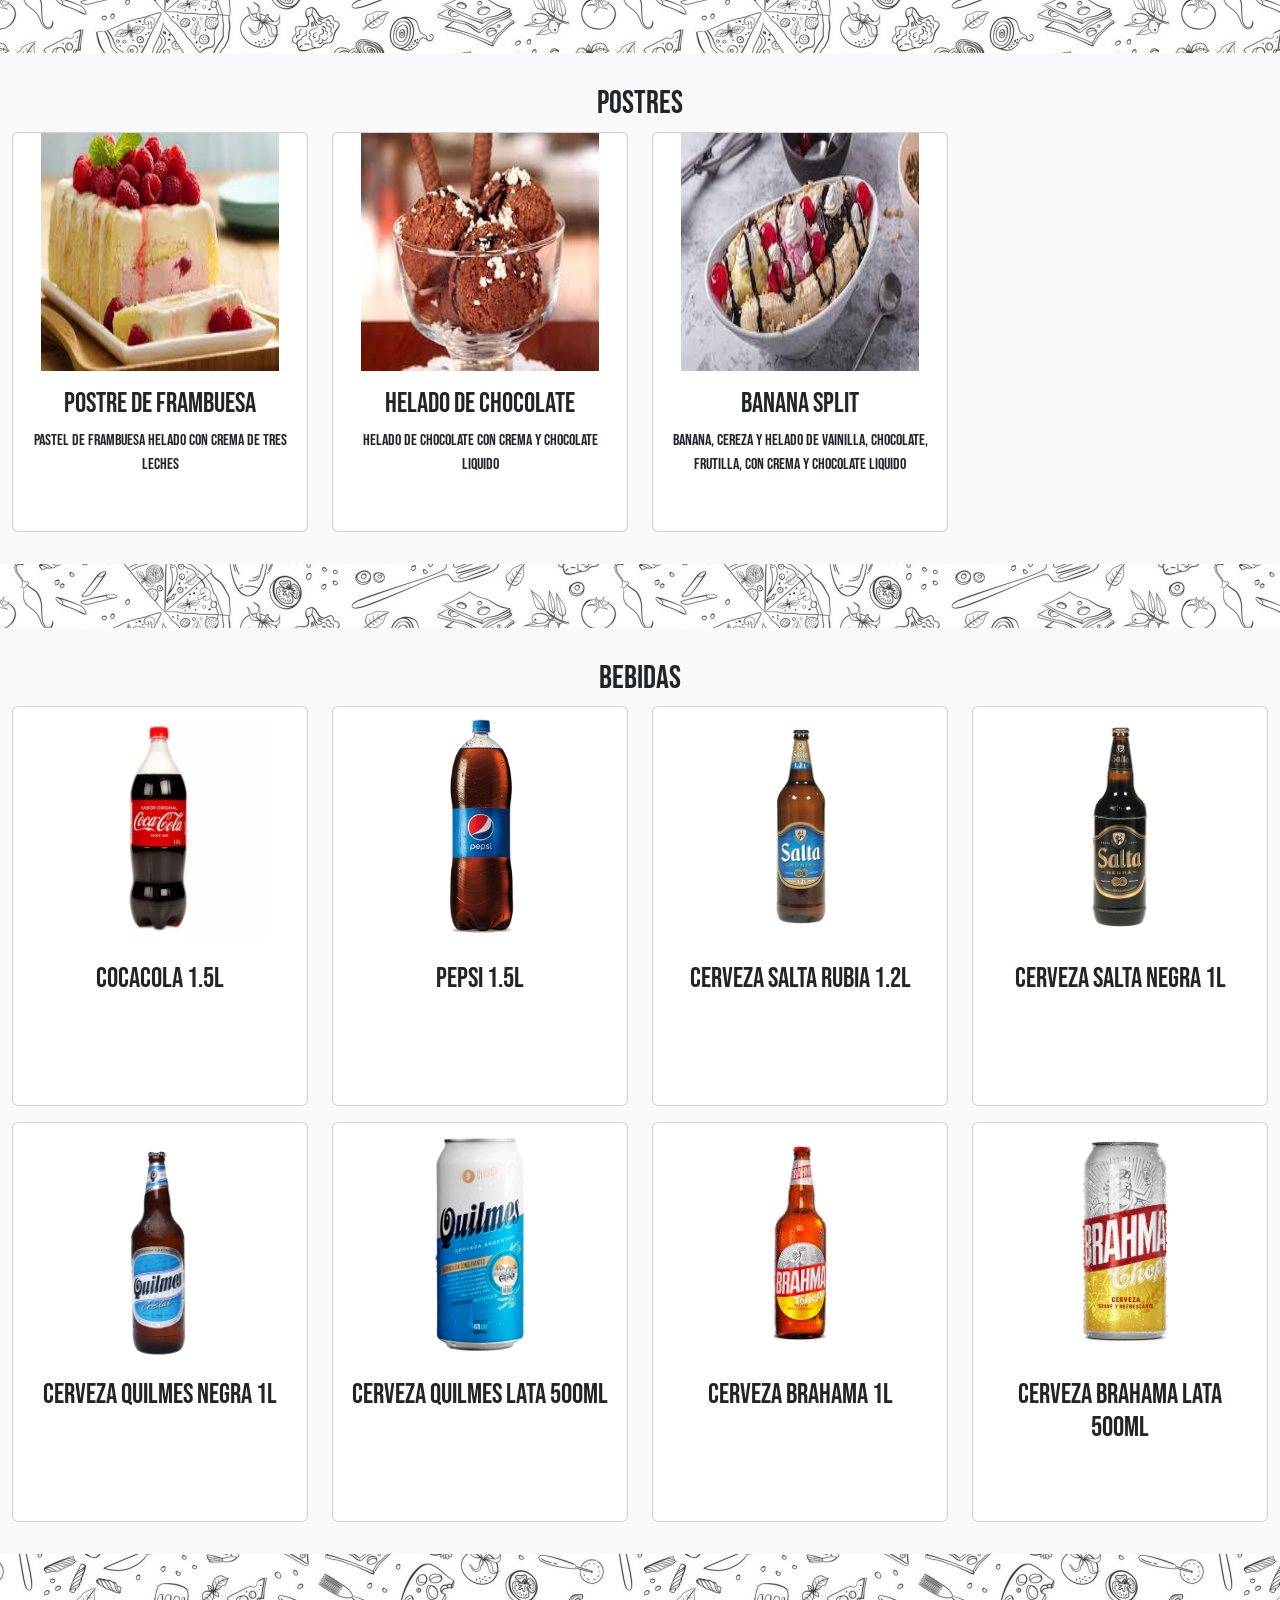
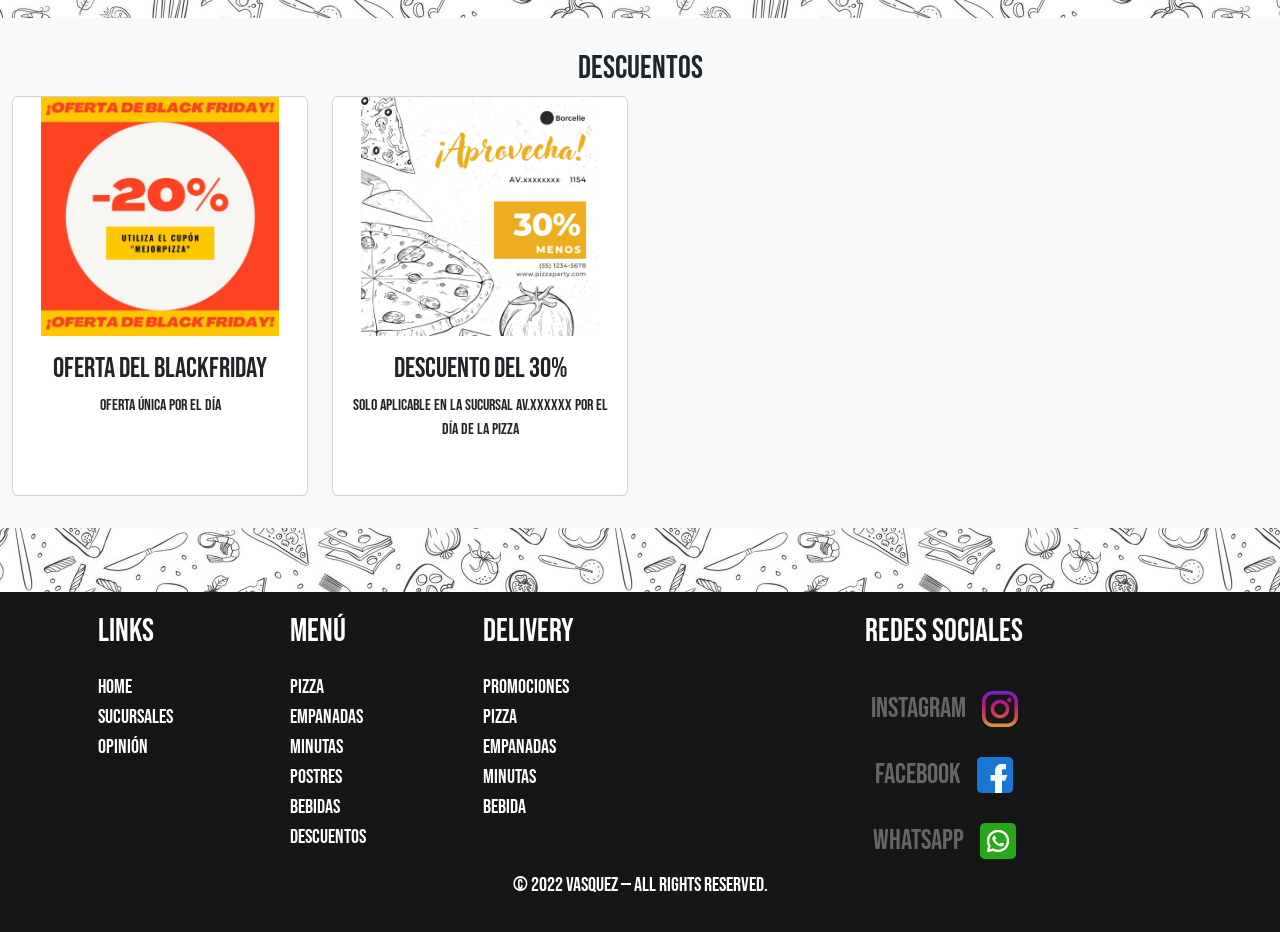
<file: html/menu.html>
<!doctype html>
<html lang="es">

<head>
    <!-- Required meta tags -->
    <meta charset="utf-8">
    <meta name="viewport" content="width=device-width, initial-scale=1">

    <!-- Bootstrap CSS -->
    <link href="https://cdn.jsdelivr.net/npm/bootstrap@5.0.2/dist/css/bootstrap.min.css" rel="stylesheet"
        integrity="sha384-EVSTQN3/azprG1Anm3QDgpJLIm9Nao0Yz1ztcQTwFspd3yD65VohhpuuCOmLASjC" crossorigin="anonymous">
    <!--Link css -->
    <link rel="stylesheet" href="../css/estilos.css">
    <!-- shortcut icon -->
    <link rel="shortcut icon" href="../img/Utiles/newLogoRedLight.png">
    <!-- title of page -->
    <title>PIZZA PARTY / Mira nuestro menu online</title>
    <meta name="description"
        content="Para que vayas sabiendo que ordenar visita nuestro menu online. Cuenta con todo nuestro catalogo de platillos">
    <meta name="author" content="Lucas Vasquez">
    <meta name="keywords"
        content="Pizza Party ,pizza, empanada , minuta , postre ,bebida, menu online">
</head>

<body>
    <nav class="navbar bg-light sticky-top nav_shadow">
        <div class="container-fluid">
            <a class="navbar-brand" href="../index.html"><img src="../img/Utiles/newLogoRed.png" class="logo" alt="logo"></a>
            <h2 class="nav_titleDesktop ">Pizza Party</h2>
            <button class="navbar-toggler" type="button" data-bs-toggle="offcanvas" data-bs-target="#offcanvasNavbar"
                aria-controls="offcanvasNavbar">
                <span class="navbar-toggler-icon fs-2 center_icon">☰</span>
            </button>
            <div class="offcanvas offcanvas-end nav " tabindex="-1" id="offcanvasNavbar"
                aria-labelledby="offcanvasNavbarLabel">
                <div class="offcanvas-header">
                    <h2 class="offcanvas-title fs-1 nav_title" id="offcanvasNavbarLabel">Pizza Party</h2>
                    <button type="button" class="btn-close bg-light" data-bs-dismiss="offcanvas"
                        aria-label="Close"></button>
                </div>
                <div class="offcanvas-body fs-3 ">
                    <ul class="navbar-nav justify-content-end flex-grow-1 pe-3 ">
                        <li class="nav-item">
                            <a class="nav-link active color_white" aria-current="page" href="../index.html">Home</a>
                        </li>
                        <li class="nav-item ">
                            <a class="nav-link active color_white" href="sucursal.html"> Sucursales</a>
                        </li>
                        <li class="nav-item dropdown">
                            <a class="nav-link dropdown-toggle color_white" href="#" role="button"
                                data-bs-toggle="dropdown" aria-expanded="false">
                                Menú
                            </a>
                            <ul class="dropdown-menu">
                                <li><a class="dropdown-item" href="#pizza">Pizza</a></li>
                                <li><a class="dropdown-item" href="#empanada">Empanadas</a></li>
                                <li><a class="dropdown-item" href="#minuta">Minutas</a></li>
                                <li><a class="dropdown-item" href="#postre">Postres</a></li>
                                <li><a class="dropdown-item" href="#bebida">Bebidas</a></li>
                                <li><a class="dropdown-item" href="#descuento">Descuentos</a></li>
                            </ul>
                        </li>
                        <li class="nav-item dropdown">
                            <a class="nav-link dropdown-toggle color_white" href="#" role="button"
                                data-bs-toggle="dropdown" aria-expanded="false">
                                Delivery
                            </a>
                            <ul class="dropdown-menu">
                                <li><a class="dropdown-item" href="delivery.html#promos">Promociones</a></li>
                                <li><a class="dropdown-item" href="delivery.html#pizza">Pizza</a></li>
                                <li><a class="dropdown-item" href="delivery.html#empanada">Empanadas</a></li>
                                <li><a class="dropdown-item" href="delivery.html#minuta">Minutas</a></li>
                                <li><a class="dropdown-item" href="delivery.html#bebida">Bebida</a></li>
                            </ul>
                        </li>
                        <li class="nav-item ">
                            <a class="nav-link active color_white" href="opinion.html">Opinión</a>
                        </li>
                    </ul>
                </div>
            </div>
        </div>
    </nav>
    <!--End Nav-->
    <main>
        <h1 class="text-center my-3 color_title">Menú</h1>
        <Section class="set_menu container-xxl bg-light" id="pizza">
            <h2 class="text-center">Pizzas</h2>
            <div class="row w-100 mx-auto row_gap text-center cards_menu">
                <div class="col-sm-6 col-md-4 col-lg-3 ">
                    <div class="card">
                        <img src="../img/Pizzas/pizza_muzzarela.jpg" class="card-img-top" alt="Pizza de muzzarella">
                        <div class="card-body ">
                            <h3>Pizza de muzzarella</h3>
                            <p class="card-text ">Clásicas pizza de muzzarella y salsa</p>
                        </div>
                    </div>
                </div><!-- End Card -->
                <div class="col-sm-6 col-md-4 col-lg-3">
                    <div class="card">
                        <img src="../img/Pizzas/pizza_jamon.jpg" class="card-img-top" alt="Pizza de Jamon y Queso">
                        <div class="card-body">
                            <h3>Pizza de Jamón y muzza</h3>
                            <p class="card-text ">Clásica pizza de muzzarella y jamón</p>
                        </div>
                    </div>
                </div><!-- End Card -->
                <div class="col-sm-6 col-md-4 col-lg-3">
                    <div class="card">
                        <img src="../img/Pizzas/pizza_napo.jpg" class="card-img-top" alt="Pizza de napolitana">
                        <div class="card-body">
                            <h3>Pizza de napolitana</h3>
                            <p class="card-text ">Clásica pizza muzzarella,tomate,perejil y ajo</p>
                        </div>
                    </div>
                </div><!-- End Card -->
                <div class="col-sm-6 col-md-4 col-lg-3">
                    <div class="card">
                        <img src="../img/Pizzas/pizza_fugazzeta.jpg" class="card-img-top" alt="Pizza de fugazzeta">
                        <div class="card-body">
                            <h3>Pizza de fugazzeta</h3>
                            <p class="card-text ">Clásica pizza muzzarella y cebolla</p>
                        </div>
                    </div>
                </div><!-- End Card -->
                <div class="col-sm-6 col-md-4 col-lg-3">
                    <div class="card">
                        <img src="../img/Pizzas/pizza_peperoni.png" class="card-img-top" alt="Pizza de peperoni">
                        <div class="card-body">
                            <h3>Pizza de peperoni</h3>
                            <p class="card-text ">Clásica pizza muzzarella y peperoni</p>
                        </div>
                    </div>
                </div><!-- End Card -->
                <div class="col-sm-6 col-md-4 col-lg-3">
                    <div class="card">
                        <img src="../img/Pizzas/pizza_especialidad_casa.jpg" class="card-img-top"
                            alt="Pizza de la casa">
                        <div class="card-body">
                            <h3>Pizza de especial de la casa</h3>
                            <p class="card-text ">Especial muzza,jamón, morrón, huevo y queso</p>
                        </div>
                    </div>
                </div><!-- End Card -->
            </div>
        </Section>
        <!--End Section-->

        <Section class="set_menu container-xxl bg-light " id="empanada">
            <h2 class="text-center">Empanadas</h2>
            <div class="row w-100 mx-auto row_gap text-center cards_menu">
                <div class="col-sm-6 col-md-4 col-lg-3 ">
                    <div class="card">
                        <img src="../img/Empanadas/empanadas_carne.jpg" alt="Empanadas de carne" class="card-img-top">

                        <div class="card-body">
                            <h3>Empanadas de carne</h3>
                            <p class="card-text ">Clásicas Empanadas de carne molida, papa ,etc</p>
                        </div>
                    </div>
                </div><!-- End Card -->
                <div class="col-sm-6 col-md-4 col-lg-3 ">
                    <div class="card">
                        <img src="../img/Empanadas/empanadas_pollo.jpg" alt="Empanadas de pollo" class="card-img-top">

                        <div class="card-body">
                            <h3>Empanadas de pollo</h3>
                            <p class="card-text ">Clásicas empanadas de pollo desmenuzado</p>
                        </div>
                    </div>
                </div><!-- End Card -->
                <div class="col-sm-6 col-md-4 col-lg-3 ">
                    <div class="card">
                        <img src="../img/Empanadas/empanadas_jyq.jpg" alt="Empanadas de jamon y queso"
                            class="card-img-top">

                        <div class="card-body">
                            <h3>Empanadas de jamón y queso</h3>
                            <p class="card-text ">Clásicas empanadas de jamon y muzzarella</p>
                        </div>
                    </div>
                </div><!-- End Card -->
                <div class="col-sm-6 col-md-4 col-lg-3 ">
                    <div class="card">
                        <img src="../img/Empanadas/empanadas_humita.png" alt="Empanadas de choclo" class="card-img-top">

                        <div class="card-body">
                            <h3>Empanadas de humita</h3>
                            <p class="card-text ">Clásicas empanadas de choclo</p>
                        </div>
                    </div>
                </div><!-- End Card -->
                <div class="col-sm-6 col-md-4 col-lg-3 ">
                    <div class="card">
                        <img src="../img/Empanadas/empanadas_saltenias.jpg" alt="Empanadas salteñas"
                            class="card-img-top">

                        <div class="card-body">
                            <h3>Empanadas salteñas</h3>
                            <p class="card-text ">Clásicas empanadas de carne cortada a cuchillo</p>
                        </div>
                    </div>
                </div><!-- End Card -->
            </div>
        </section><!-- End Section -->

        <Section class="set_menu container-xxl bg-light" id="minuta">
            <h2 class="text-center">Minutas</h2>
            <div class="row w-100 mx-auto row_gap text-center cards_menu">
                <div class="col-sm-6 col-md-4 col-lg-3 ">
                    <div class="card">
                        <img src="../img/Minutas/milanesa_fritas.jpg" alt="milanesa napolitana con fritas"
                            class="card-img-top">
                        <div class="card-body">
                            <h3>milanesa napolitana con fritas</h3>
                            <p class="card-text ">milanesa con jamón y muzza con guarnición de papas fritas</p>
                        </div>
                    </div>
                </div><!-- End Card -->
                <div class="col-sm-6 col-md-4 col-lg-3 ">
                    <div class="card">
                        <img src="../img/Minutas/milanes_pure.jpg" alt="milanesa con pure " class="card-img-top">
                        <div class="card-body">
                            <h3>milanesa napolitana con pure</h3>
                            <p class="card-text ">milanesa al horno con guarnición de pure</p>
                        </div>
                    </div>
                </div><!-- End Card -->
                <div class="col-sm-6 col-md-4 col-lg-3 ">
                    <div class="card">
                        <img src="../img/Minutas/milanesa_ensalada.png" alt="milanesa con ensalada"
                            class="card-img-top">
                        <div class="card-body">
                            <h3>milanesa con ensalada</h3>
                            <p class="card-text ">milanesa al horno guarnición de tomate y lechuga</p>
                        </div>
                    </div>
                </div><!-- End Card -->
                <div class="col-sm-6 col-md-4 col-lg-3 ">
                    <div class="card">
                        <img src="../img/Minutas/sandwich_milanesaC.jpg" alt="Sandwich de milanesa completo"
                            class="card-img-top">
                        <div class="card-body">
                            <h3>Sándwich de milanesa completo</h3>
                            <p class="card-text ">Sándwich de milanesa con tomate, lechuga, jamón y queso, con guarnición
                                de fritas</p>
                        </div>
                    </div>
                </div><!-- End Card -->
                <div class="col-sm-6 col-md-4 col-lg-3 ">
                    <div class="card">
                        <img src="../img/Minutas/hamburguesa_fritas.jpg" alt="hamburguesa completa"
                            class="card-img-top">
                        <div class="card-body">
                            <h3>hamburguesa completa</h3>
                            <p class="card-text ">hamburguesa con tomate, lechuga, cebolla, morada, jamón y queso chédar,
                                con guarnición de fritas</p>
                        </div>
                    </div>
                </div><!-- End Card -->
            </div>
        </section><!-- End Section -->

        <section class="set_menu container-xxl bg-light " id="postre">
            <h2 class="text-center">Postres</h2>
            <div class="row w-100 mx-auto row_gap text-center cards_menu">
                <div class="col-sm-6 col-md-4 col-lg-3 ">
                    <div class="card">
                        <img src="../img/Postres/postre.jpg" alt="Postre de frambuesa">
                        <div class="card-body">
                            <h3>Postre de frambuesa</h3>
                            <p class="card-text ">Pastel de frambuesa helado con crema de tres leches</p>
                        </div>
                    </div>
                </div><!-- End card -->
                <div class="col-sm-6 col-md-4 col-lg-3 ">
                    <div class="card">
                        <img src="../img/Postres/helado_chocolate.jpg" alt="Helado de chocolat">
                        <div class="card-body">
                            <h3>Helado de chocolate</h3>
                            <p class="card-text ">Helado de chocolate con crema y chocolate liquido</p>
                        </div>
                    </div>
                </div><!-- End card -->
                <div class="col-sm-6 col-md-4 col-lg-3 ">
                    <div class="card">
                        <img src="../img/Postres/banana_split.jpg" alt="banana split">
                        <div class="card-body">
                            <h3>banana split</h3>
                            <p class="card-text ">banana, cereza y helado de vainilla, chocolate, frutilla, con crema y chocolate liquido</p>
                        </div>
                    </div>
                </div><!-- End card -->
            </div><!-- End row -->
        </section><!-- End Section -->

        <section class="set_menu container-xxl bg-light" id="bebida">
            <h2 class="text-center">Bebidas</h2>
            <div class="row w-100 mx-auto row_gap text-center cards_menu">
                <div class="col-sm-6 col-md-4 col-lg-3 ">
                    <div class="card">
                        <img src="../img/Bebidas/CocaCola.webp" alt="CocaCola 1.5L">
                        <div class="card-body">
                            <h3>CocaCola 1.5L</h3>
                            <p class="card-text "></p>
                        </div>
                    </div>
                </div><!-- End card -->
                <div class="col-sm-6 col-md-4 col-lg-3 ">
                    <div class="card">
                        <img src="../img/Bebidas/Pepsi.jpg" alt="Pepsi 1.5L">
                        <div class="card-body">
                            <h3>Pepsi 1.5L</h3>
                            <p class="card-text "></p>
                        </div>
                    </div>
                </div><!-- End card -->
                <div class="col-sm-6 col-md-4 col-lg-3 ">
                    <div class="card">
                        <img src="../img/Bebidas/SaltaRubia.png" alt="Cerveza Salta Rubia 1.2L">
                        <div class="card-body">
                            <h3>Cerveza Salta Rubia 1.2L</h3>
                            <p class="card-text "></p>
                        </div>
                    </div>
                </div><!-- End card -->
                <div class="col-sm-6 col-md-4 col-lg-3 ">
                    <div class="card">
                        <img src="../img/Bebidas/SaltaNegra.png" alt="Cerveza Salta Negra 1L">
                        <div class="card-body">
                            <h3>Cerveza Salta Negra 1L</h3>
                            <p class="card-text "></p>
                        </div>
                    </div>
                </div><!-- End card -->
                <div class="col-sm-6 col-md-4 col-lg-3 ">
                    <div class="card">
                        <img src="../img/Bebidas/CervezaQuilmes.jpg" alt="Cerveza Quilmes 1L">
                        <div class="card-body">
                            <h3>Cerveza Quilmes Negra 1L</h3>
                            <p class="card-text "></p>
                        </div>
                    </div>
                </div><!-- End card -->
                <div class="col-sm-6 col-md-4 col-lg-3 ">
                    <div class="card">
                        <img src="../img/Bebidas/QuilmesLata.webp" alt="Cerveza Quilmes lata 500ml">
                        <div class="card-body">
                            <h3>Cerveza Quilmes lata 500ml</h3>
                            <p class="card-text "></p>
                        </div>
                    </div>
                </div><!-- End card -->
                <div class="col-sm-6 col-md-4 col-lg-3 ">
                    <div class="card">
                        <img src="../img/Bebidas/Brahama.webp" alt="Cerveza brahama 1L">
                        <div class="card-body">
                            <h3>Cerveza brahama 1L</h3>
                            <p class="card-text "></p>
                        </div>
                    </div>
                </div><!-- End card -->
                <div class="col-sm-6 col-md-4 col-lg-3 ">
                    <div class="card">
                        <img src="../img/Bebidas/BrahmaLata.png" alt="Cerveza brahama lata 500ml">
                        <div class="card-body">
                            <h3>Cerveza brahama lata 500ml</h3>
                            <p class="card-text "></p>
                        </div>
                    </div>
                </div><!-- End card -->
            </div><!-- End row -->
        </section><!-- End Section -->

        <section class="set_menu container-xxl bg-light" id="descuento">
            <h2 class="text-center">Descuentos</h2>
            <div class="row w-100 mx-auto row_gap text-center cards_menu">
                <div class="col-sm-6 col-md-4 col-lg-3 ">
                    <div class="card">
                        <img src="../img/Promociones/cupon.png" alt="">
                        <div class="card-body">
                            <h3>Oferta del blackFriday</h3>
                            <p class="card-text ">Oferta única por el día</p>
                        </div>
                    </div>
                </div><!-- End card -->
                <div class="col-sm-6 col-md-4 col-lg-3 ">
                    <div class="card">
                        <img src="../img/Promociones/descuento_pedido.png" alt="">
                        <div class="card-body">
                            <h3>Descuento del 30%</h3>
                            <p class="card-text ">Solo aplicable en la sucursal av.xxxxxx por el día de la pizza</p>
                        </div>
                    </div>
                </div><!-- End card -->
            </div><!-- End row -->
        </section><!-- End Section -->
    </main>
    <!--End Main-->

    <footer class="footer container-fluid " id="redes">

        <div class="footer_container ">
          <div class="link_containers">
            <div>
              <p class="footer_titulo  ">Links</p>
              <ul class="fs-5">
                <li><a href="../index.html">Home</a></li>
                <li><a href="sucursal.html">Sucursales</a></li>
                <li><a href="opinion.html">Opinión</a></li>
              </ul>
            </div>
            <div>
              <p class="footer_titulo ">Menú</p>
              <ul class="fs-5">
                <li><a href="#pizza">Pizza</a></li>
                <li><a href="#empanada">Empanadas</a></li>
                <li><a href="#minuta">Minutas</a></li>
                <li><a href="#postre">Postres</a></li>
                <li><a href="#bebida">Bebidas</a></li>
                <li><a href="#descuento">Descuentos</a></li>
              </ul>
            </div>
            <div>
              <p class="footer_titulo ">
                Delivery
              </p>
              <ul class="fs-5">
                <li><a href="delivery.html#promos">Promociones</a></li>
                <li><a href="delivery.html#pizza">Pizza</a></li>
                <li><a href="delivery.html#empanada">Empanadas</a></li>
                <li><a href="delivery.html#minuta">Minutas</a></li>
                <li><a href="delivery.html#bebida">Bebida</a></li>
              </ul>
            </div>
          </div>
          <div class="redes fs-3 gap-2 link_containers">
            <p class="footer_titulo text-center">Redes Sociales</p>
            <a href="#" class="footer_redes" id="insta">Instagram <img class="footer_img" src="../img/iconos/instagram.png"
                alt="icono de instagram"></a>
            <a href="#" class="footer_redes" id="face">Facebook <img class="footer_img" src="../img/iconos/facebook.png"
                alt="icono de facebook"></a>
            <a href="#" class="footer_redes" id="whatsapp">Whatsapp <img src="../img/iconos/whatsapp.png"
                alt="icono de whatsapp" class="footer_img"></a>
          </div>
        </div>
        <p class="footer_text fs-5">© 2022 Vasquez — All rights reserved.</p>
      </footer>
    <!--End Footer-->

    <!-- Option 1: Bootstrap Bundle with Popper -->
    <script src="https://cdn.jsdelivr.net/npm/bootstrap@5.0.2/dist/js/bootstrap.bundle.min.js"
        integrity="sha384-MrcW6ZMFYlzcLA8Nl+NtUVF0sA7MsXsP1UyJoMp4YLEuNSfAP+JcXn/tWtIaxVXM"
        crossorigin="anonymous"></script>

</body>

</html>
</file>
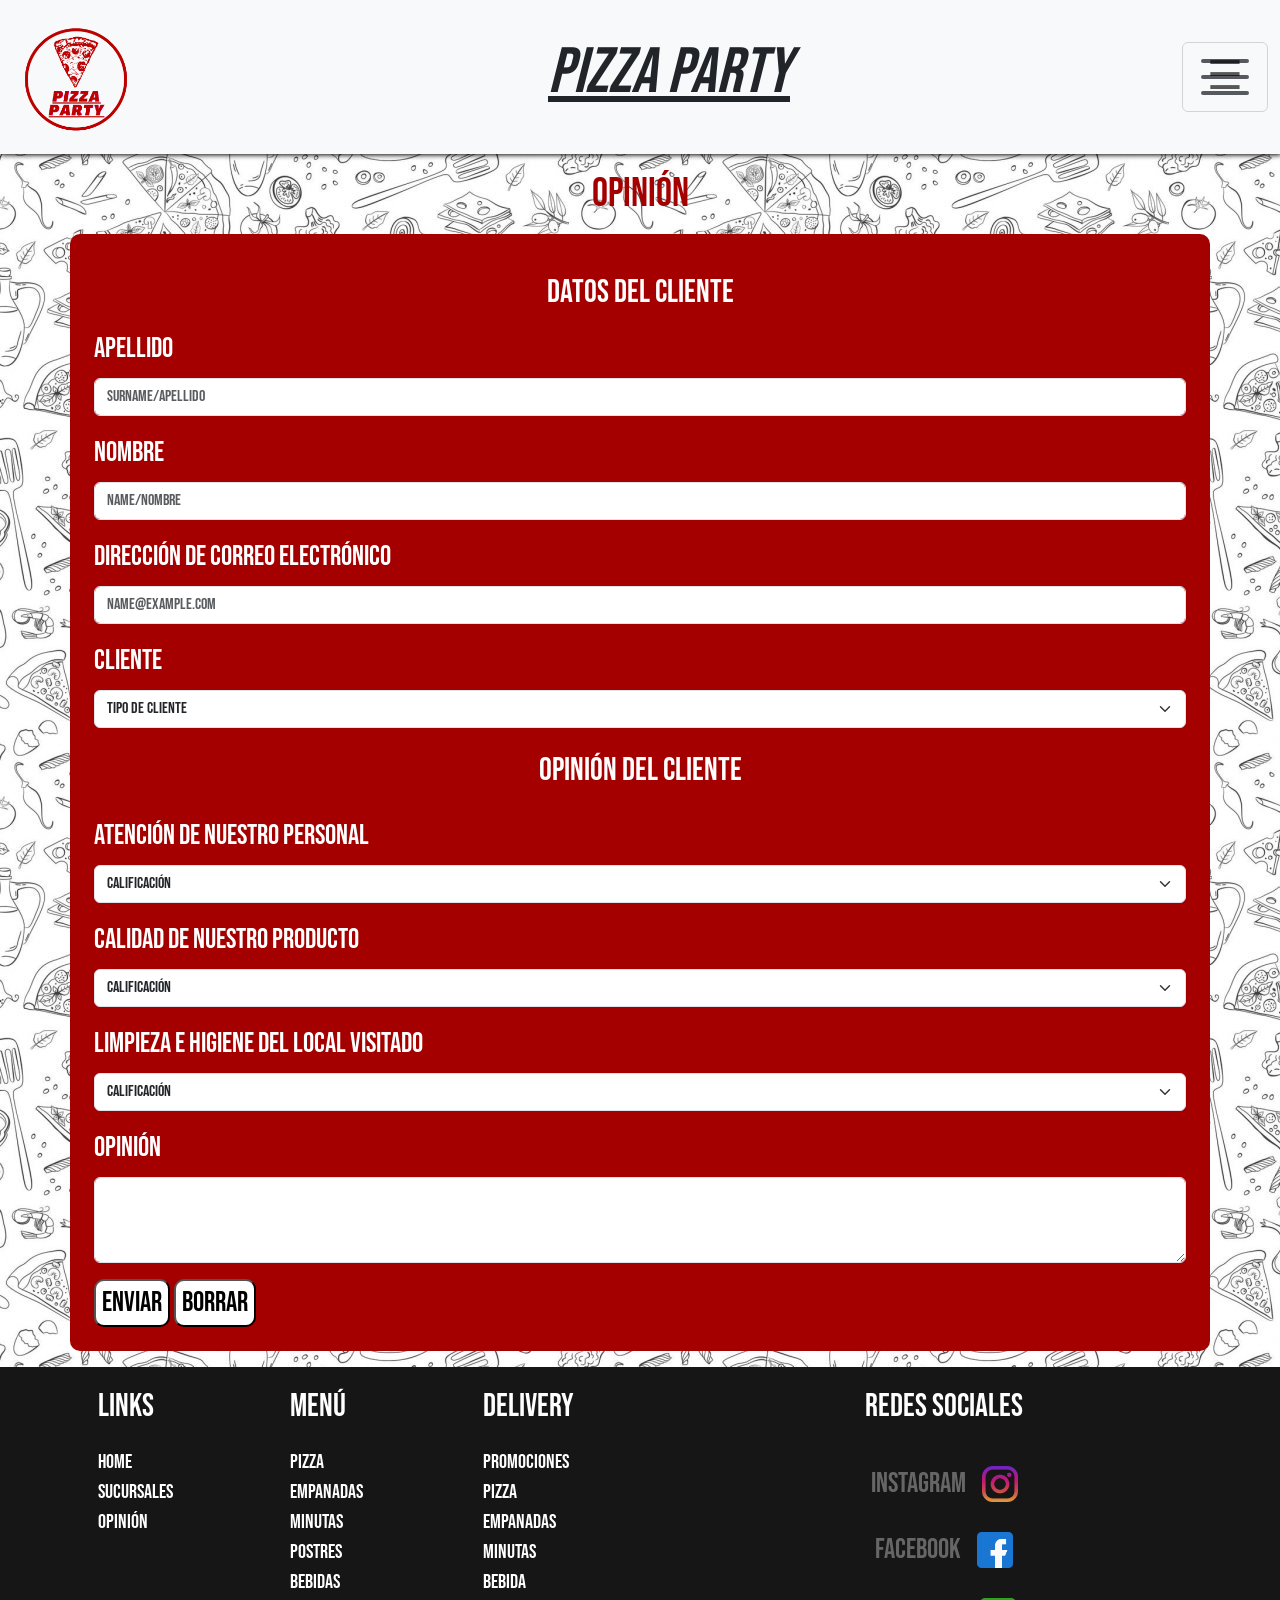
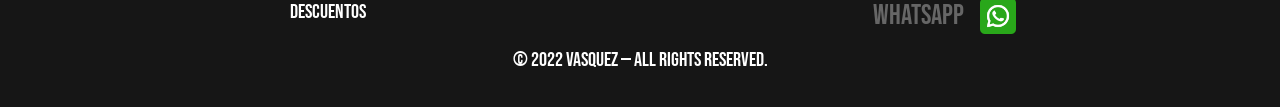
<file: html/opinion.html>
<!doctype html>
<html lang="es">

<head>
    <!-- Required meta tags -->
    <meta charset="utf-8">
    <meta name="viewport" content="width=device-width, initial-scale=1">

    <!-- Bootstrap CSS -->
    <link href="https://cdn.jsdelivr.net/npm/bootstrap@5.0.2/dist/css/bootstrap.min.css" rel="stylesheet"
        integrity="sha384-EVSTQN3/azprG1Anm3QDgpJLIm9Nao0Yz1ztcQTwFspd3yD65VohhpuuCOmLASjC" crossorigin="anonymous">
    <!--Link css -->
    <link rel="stylesheet" href="../css/estilos.css">
    <!-- shortcut icon -->
    <link rel="shortcut icon" href="../img/Utiles/newLogoRedLight.png">
    <!-- title of page -->
    <title>PIZZA PARTY / Nos importa tu opinión</title>
    <meta name="description"
        content="Tu opinión nos importa para mejorar como negocio. No olvides dejar tu opinión llenando nuestro formulario.">
    <meta name="author" content="Lucas Vasquez">
    <meta name="keywords"
        content="Pizza Party ,Opinión, Cliente , Limpieza , Calidad ,Atencion">
</head>

<body>
    <nav class="navbar bg-light sticky-top nav_shadow ">
        <div class="container-fluid">
            <a class="navbar-brand" href="../index.html"><img src="../img/Utiles/newLogoRed.png" class="logo" alt="logo"></a>
            <h2 class="nav_titleDesktop ">Pizza Party</h2>
            <button class="navbar-toggler" type="button" data-bs-toggle="offcanvas" data-bs-target="#offcanvasNavbar"
                aria-controls="offcanvasNavbar">
                <span class="navbar-toggler-icon fs-1 center_icon">☰</span>
            </button>
            <div class="offcanvas offcanvas-end nav " tabindex="-1" id="offcanvasNavbar"
                aria-labelledby="offcanvasNavbarLabel">
                <div class="offcanvas-header">
                    <h2 class="offcanvas-title fs-1 nav_title" id="offcanvasNavbarLabel">Pizza Party</h2>
                    <button type="button" class="btn-close bg-light" data-bs-dismiss="offcanvas"
                        aria-label="Close"></button>
                </div>
                <div class="offcanvas-body fs-3 ">
                    <ul class="navbar-nav justify-content-end flex-grow-1 pe-3 ">
                        <li class="nav-item">
                            <a class="nav-link active color_white" aria-current="page" href="../index.html">Home</a>
                        </li>
                        <li class="nav-item ">
                            <a class="nav-link active color_white" href="sucursal.html">Sucursales</a>
                        </li>
                        <li class="nav-item dropdown">
                            <a class="nav-link dropdown-toggle color_white" href="#" role="button"
                                data-bs-toggle="dropdown" aria-expanded="false">
                                Menú
                            </a>
                            <ul class="dropdown-menu">
                                <li><a class="dropdown-item" href="menu.html#pizza">Pizza</a></li>
                                <li><a class="dropdown-item" href="menu.html#empanada">Empanadas</a></li>
                                <li><a class="dropdown-item" href="menu.html#minuta">Minutas</a></li>
                                <li><a class="dropdown-item" href="menu.html#postre">Postres</a></li>
                                <li><a class="dropdown-item" href="menu.html#bebida">Bebidas</a></li>
                                <li><a class="dropdown-item" href="menu.html#descuento">Descuentos</a></li>
                            </ul>
                        </li>
                        <li class="nav-item dropdown">
                            <a class="nav-link dropdown-toggle color_white" href="#" role="button"
                                data-bs-toggle="dropdown" aria-expanded="false">
                                Delivery
                            </a>
                            <ul class="dropdown-menu">
                                <li><a class="dropdown-item" href="delivery.html#promos">Promociones</a></li>
                                <li><a class="dropdown-item" href="delivery.html#pizza">Pizza</a></li>
                                <li><a class="dropdown-item" href="delivery.html#empanada">Empanadas</a></li>
                                <li><a class="dropdown-item" href="delivery.html#minuta">Minutas</a></li>
                                <li><a class="dropdown-item" href="delivery.html#bebida">Bebida</a></li>
                            </ul>
                        </li>
                        <li class="nav-item ">
                            <a class="nav-link active color_white" href="opinion.html">Opinión</a>
                        </li>
                    </ul>
                </div>
            </div>
        </div>
    </nav>
    <!--End Nav-->
    <main>
        <h1 class="text-center my-3 color_title">Opinión</h1>
        <form class="container my-3 p-4 fs-3 color_white form_opinion">
            <div>
                <h2 class="text-center my-3">Datos del cliente</h2>
                <div class="mb-3">
                    <label for="apellido" class="form-label">Apellido</label>
                    <input type="email" class="form-control" id="apellido" placeholder="surname/apellido">
                </div>
                <div class="mb-3">
                    <label for="nombre" class="form-label">Nombre</label>
                    <input type="email" class="form-control" id="nombre" placeholder="name/nombre">
                </div>
                <div class="mb-3">
                    <label for="email" class="form-label">Dirección de correo electrónico</label>
                    <input type="email" class="form-control" id="email" placeholder="name@example.com">
                </div>
                <div class="mb-3">
                    <label for="cliente" class="form-label">Cliente</label>
                    <select id="cliente" class="form-select form-select-md mb-3" aria-label=".form-select-lg example">
                        <option selected>Tipo de cliente</option>
                        <option value="delivery">Delivery</option>
                        <option value="salon">Salon</option>
                        <option value="mostrador">Mostrador</option>
                    </select>
                </div>
            </div>
            <div>
                <h2 class="text-center my-4">Opinión del cliente</h2>
                <div class="mb-3">
                    <label for="servicio" class="form-label">Atención de nuestro personal</label>
                    <select id="servicio" class="form-select form-select-md mb-3" aria-label=".form-select-lg example">
                        <option selected>Calificación</option>
                        <option value="excelent">Excelente</option>
                        <option value="nice">Muy Buena</option>
                        <option value="fire">Regular</option>
                        <option value="bad">Mala</option>
                        <option value="horrible">Muy Mala</option>
                    </select>
                </div>
                <div class="mb-3">
                    <label for="calidad" class="form-label">Calidad de Nuestro Producto</label>
                    <select id="calidad" class="form-select form-select-md mb-3" aria-label=".form-select-lg example">
                        <option selected>Calificación</option>
                        <option value="excelent">Excelente</option>
                        <option value="nice">Muy Buena</option>
                        <option value="fire">Regular</option>
                        <option value="bad">Mala</option>
                        <option value="horrible">Muy Mala</option>
                    </select>
                </div>
                <div class="mb-3">
                    <label for="limpieza" class="form-label">Limpieza e higiene del local visitado</label>
                    <select id="limpieza" class="form-select form-select-md mb-3" aria-label=".form-select-lg example">
                        <option selected>Calificación</option>
                        <option value="excelent">Excelente</option>
                        <option value="nice">Muy Buena</option>
                        <option value="fire">Regular</option>
                        <option value="bad">Mala</option>
                        <option value="horrible">Muy Mala</option>
                    </select>

                </div>
                <div class="mb-3">
                    <label for="exampleFormControlTextarea1" class="form-label">Opinión</label>
                    <textarea class="form-control" id="exampleFormControlTextarea1" rows="3"></textarea>
                </div>
            </div>
            <div class="col-12">
                <button class="btn_opinion" type="submit">Enviar</button>
                <button class="btn_opinion " type="reset">Borrar</button>
            </div>
        </form>


    </main>
    <!--End Main-->
    <footer class="footer container-fluid " id="redes">
        <div class="footer_container ">
            <div class="link_containers">
                <div>
                    <p class="footer_titulo  ">Links</p>
                    <ul class="fs-5">
                        <li><a href="../index.html">Home</a></li>
                        <li><a href="sucursal.html">Sucursales</a></li>
                        <li><a href="opinion.html">Opinión</a></li>
                    </ul>
                </div>
                <div>
                    <p class="footer_titulo ">Menú</p>
                    <ul class="fs-5">
                        <li><a href="menu.html#pizza">Pizza</a></li>
                        <li><a href="menu.html#empanada">Empanadas</a></li>
                        <li><a href="menu.html#minuta">Minutas</a></li>
                        <li><a href="menu.html#postre">Postres</a></li>
                        <li><a href="menu.html#bebida">Bebidas</a></li>
                        <li><a href="menu.html#descuento">Descuentos</a></li>
                    </ul>
                </div>
                <div>
                    <p class="footer_titulo ">
                        Delivery
                    </p>
                    <ul class="fs-5">
                        <li><a href="delivery.html#promos">Promociones</a></li>
                        <li><a href="delivery.html#pizza">Pizza</a></li>
                        <li><a href="delivery.html#empanada">Empanadas</a></li>
                        <li><a href="delivery.html#minuta">Minutas</a></li>
                        <li><a href="delivery.html#bebida">Bebida</a></li>
                    </ul>
                </div>
            </div>
            <div class="redes fs-3 gap-2 link_containers">
                <p class="footer_titulo text-center">Redes Sociales</p>
                <a href="#" class="footer_redes" id="insta">Instagram <img class="footer_img"
                        src="../img/iconos/instagram.png" alt="icono de instagram"></a>
                <a href="#" class="footer_redes" id="face">Facebook <img class="footer_img"
                        src="../img/iconos/facebook.png" alt="icono de facebook"></a>
                <a href="#" class="footer_redes" id="whatsapp">Whatsapp <img src="../img/iconos/whatsapp.png"
                        alt="icono de whatsapp" class="footer_img"></a>
            </div>
        </div>
        <p class="footer_text fs-5">© 2022 Vasquez — All rights reserved.</p>
    </footer>
    <!--End Footer-->
    <script src="https://cdn.jsdelivr.net/npm/bootstrap@5.0.2/dist/js/bootstrap.bundle.min.js"
        integrity="sha384-MrcW6ZMFYlzcLA8Nl+NtUVF0sA7MsXsP1UyJoMp4YLEuNSfAP+JcXn/tWtIaxVXM"
        crossorigin="anonymous"></script>
    <!--End Script-->
</body>

</html>
</file>
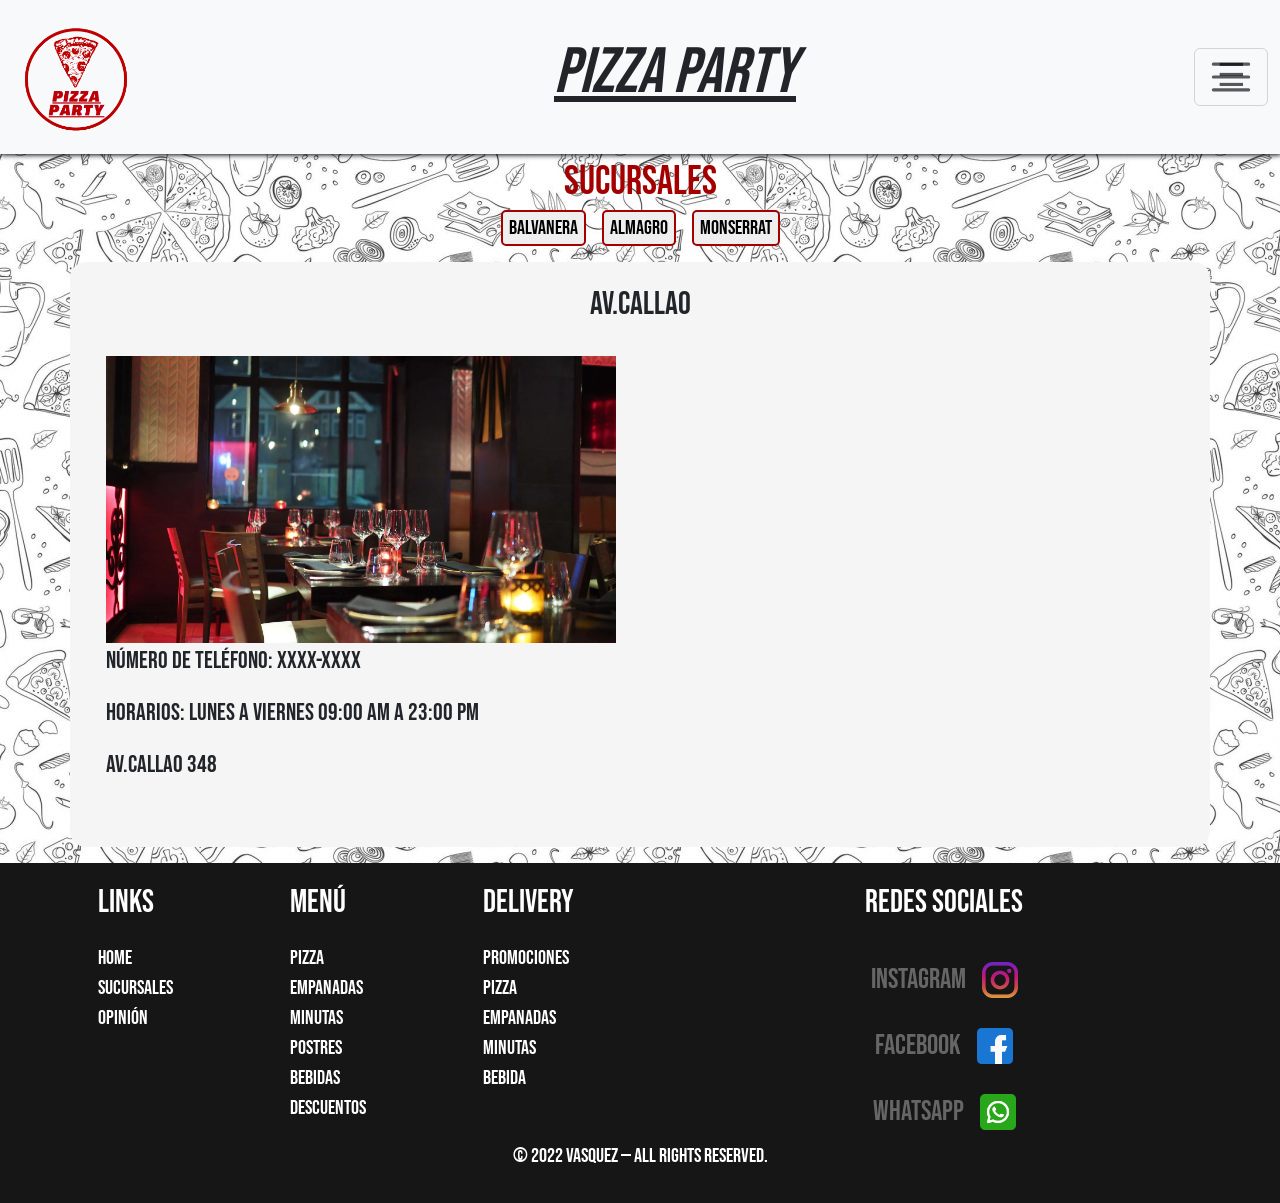
<file: html/sucursal.html>
<!doctype html>
<html lang="es">

<head>
  <!-- Required meta tags -->
  <meta charset="utf-8">
  <meta name="viewport" content="width=device-width, initial-scale=1">

  <!-- Bootstrap CSS -->
  <link href="https://cdn.jsdelivr.net/npm/bootstrap@5.0.2/dist/css/bootstrap.min.css" rel="stylesheet"
    integrity="sha384-EVSTQN3/azprG1Anm3QDgpJLIm9Nao0Yz1ztcQTwFspd3yD65VohhpuuCOmLASjC" crossorigin="anonymous">
  <!--Link css -->
  <link rel="stylesheet" href="../css/estilos.css">
  <!-- shortcut icon -->
  <link rel="shortcut icon" href="../img/Utiles/newLogoRedLight.png">
  <!-- title of page -->
  <title>PIZZA PARTY / Nuestras Sucursales</title>
  <!-- metas seo -->
  <meta name="description"
    content="Tenemos Sucursales en Av.Callao, Av.Corrientes y Av.Córdoba. Encontradnos en tu zona más cercana para probar la mejor pizza a la piedra.">
  <meta name="author" content="Lucas Vasquez">
  <meta name="keywords"
    content="Pizza , Empanadas, Delivery, Sucursales , Av.Corrientes ,Almagro , Balvanera , Av.Callao , Av.Cordoba">


</head>

<body>
  <nav class="navbar bg-light sticky-top nav_shadow">
    <div class="container-fluid">
      <a class="navbar-brand" href="../index.html"><img src="../img/Utiles/newLogoRed.png" class="logo" alt="logo"></a>
      <h2 class="nav_titleDesktop ">Pizza Party</h2>
      <button class="navbar-toggler" type="button" data-bs-toggle="offcanvas" data-bs-target="#offcanvasNavbar"
        aria-controls="offcanvasNavbar">
        <span class="navbar-toggler-icon fs-2 center_icon">☰</span>
      </button>
      <div class="offcanvas offcanvas-end nav " tabindex="-1" id="offcanvasNavbar"
        aria-labelledby="offcanvasNavbarLabel">
        <div class="offcanvas-header">
          <h2 class="offcanvas-title fs-1 nav_title" id="offcanvasNavbarLabel">Pizza Party</h2>
          <button type="button" class="btn-close bg-light" data-bs-dismiss="offcanvas" aria-label="Close"></button>
        </div>
        <div class="offcanvas-body fs-3 ">
          <ul class="navbar-nav justify-content-end flex-grow-1 pe-3 ">
            <li class="nav-item">
              <a class="nav-link active color_white" aria-current="page" href="../index.html">Home</a>
            </li>
            <li class="nav-item ">
              <a class="nav-link active color_white" href="sucursal.html">Sucursales</a>
            </li>
            <li class="nav-item dropdown">
              <a class="nav-link dropdown-toggle color_white" href="#" role="button" data-bs-toggle="dropdown"
                aria-expanded="false">
                Menú
              </a>
              <ul class="dropdown-menu">
                <li><a class="dropdown-item" href="menu.html#pizza">Pizza</a></li>
                <li><a class="dropdown-item" href="menu.html#empanada">Empanadas</a></li>
                <li><a class="dropdown-item" href="menu.html#minuta">Minutas</a></li>
                <li><a class="dropdown-item" href="menu.html#postre">Postres</a></li>
                <li><a class="dropdown-item" href="menu.html#bebida">Bebidas</a></li>
                <li><a class="dropdown-item" href="menu.html#descuento">Descuentos</a></li>
              </ul>
            </li>
            <li class="nav-item dropdown">
              <a class="nav-link dropdown-toggle color_white" href="#" role="button" data-bs-toggle="dropdown"
                aria-expanded="false">
                Delivery
              </a>
              <ul class="dropdown-menu">
                <li><a class="dropdown-item" href="delivery.html#promos">Promociones</a></li>
                <li><a class="dropdown-item" href="delivery.html#pizza">Pizza</a></li>
                <li><a class="dropdown-item" href="delivery.html#empanada">Empanadas</a></li>
                <li><a class="dropdown-item" href="delivery.html#minuta">Minutas</a></li>
                <li><a class="dropdown-item" href="delivery.html#bebida">Bebida</a></li>
              </ul>
            </li>
            <li class="nav-item ">
              <a class="nav-link active color_white" href="opinion.html">Opinión</a>
            </li>
          </ul>
        </div>
      </div>
    </div>
  </nav>
  <!--End Nav-->

  <main>
    <h1 class="text-center my-1 color_title">Sucursales</h1>
    <div class="container botones fs-5">
      <button onclick="cargarSucursal(0)" >Balvanera</button>
      <button onclick="cargarSucursal(1)">Almagro</button>
      <button onclick="cargarSucursal(2)">Monserrat</button>
    </div>
    <Section class="container p-4 my-3 sucursal" id="sucursalMaster">
      <h2 class="text-center">Av.Callao</h2>
      <div class="row ">
        <div class="col-md-6 fs-4 p-4">
          <img src="../img/Sucursales/sucursal1.webp" alt="Sucursal de Av.Callao" class="w-100">
          <p class="main_textSucursal">Número de teléfono: xxxx-xxxx</p>
          <p class="main_textSucursal">horarios: lunes a viernes 09:00 AM a 23:00 PM </p>
          <p class="main_textSucursal">Av.Callao 348 </p>
        </div>
        <div class="col-md-6 "><iframe class="maps"
            src="https://www.google.com/maps/embed?pb=!1m18!1m12!1m3!1d6568.2500884346355!2d-58.39575584813441!3d-34.60099940667171!2m3!1f0!2f0!3f0!3m2!1i1024!2i768!4f13.1!3m3!1m2!1s0x95bccac18525ea95%3A0x472ebe89b6f58a03!2sLa%20Continental!5e0!3m2!1ses!2sar!4v1655426535660!5m2!1ses!2sar"
            style="border:0;" allowfullscreen="" loading="lazy" referrerpolicy="no-referrer-when-downgrade"></iframe>
        </div>
      </div>
    </Section>
    <!--End Section-->
  </main>
  <!--End Main-->

  <footer class="footer container-fluid " id="redes">

    <div class="footer_container ">
      <div class="link_containers">
        <div>
          <p class="footer_titulo  ">Links</p>
          <ul class="fs-5">
            <li><a href="../index.html">Home</a></li>
            <li><a href="sucursal.html">Sucursales</a></li>
            <li><a href="opinion.html">Opinión</a></li>
          </ul>
        </div>
        <div>
          <p class="footer_titulo ">Menú</p>
          <ul class="fs-5">
            <li><a href="menu.html#pizza">Pizza</a></li>
            <li><a href="menu.html#empanada">Empanadas</a></li>
            <li><a href="menu.html#minuta">Minutas</a></li>
            <li><a href="menu.html#postre">Postres</a></li>
            <li><a href="menu.html#bebida">Bebidas</a></li>
            <li><a href="menu.html#descuento">Descuentos</a></li>
          </ul>
        </div>
        <div>
          <p class="footer_titulo ">
            Delivery
          </p>
          <ul class="fs-5">
            <li><a href="delivery.html#promos">Promociones</a></li>
            <li><a href="delivery.html#pizza">Pizza</a></li>
            <li><a href="delivery.html#empanada">Empanadas</a></li>
            <li><a href="delivery.html#minuta">Minutas</a></li>
            <li><a href="delivery.html#bebida">Bebida</a></li>
          </ul>
        </div>
      </div>
      <div class="redes fs-3 gap-2 link_containers">
        <p class="footer_titulo text-center">Redes Sociales</p>
        <a href="#" class="footer_redes" id="insta">Instagram <img class="footer_img" src="../img/iconos/instagram.png"
            alt="icono de instagram"></a>
        <a href="#" class="footer_redes" id="face">Facebook <img class="footer_img" src="../img/iconos/facebook.png"
            alt="icono de facebook"></a>
        <a href="#" class="footer_redes" id="whatsapp">Whatsapp <img src="../img/iconos/whatsapp.png"
            alt="icono de whatsapp" class="footer_img"></a>
      </div>
    </div>
    <p class="footer_text fs-5">© 2022 Vasquez — All rights reserved.</p>
  </footer>
  <!--End Footer-->


  <!-- Optional JavaScript; choose one of the two! -->

  <!-- Option 1: Bootstrap Bundle with Popper -->
  <script src="https://cdn.jsdelivr.net/npm/bootstrap@5.0.2/dist/js/bootstrap.bundle.min.js"
    integrity="sha384-MrcW6ZMFYlzcLA8Nl+NtUVF0sA7MsXsP1UyJoMp4YLEuNSfAP+JcXn/tWtIaxVXM"
    crossorigin="anonymous"></script>
  <!-- sucursal js -->
  <script src="../js/sucursal.js"></script>
</body>

</html>
</file>
<file: css/estilos.css>
@import url("https://fonts.googleapis.com/css2?family=Bebas+Neue&display=swap");
/*Body*/
* {
  font-family: 'Bebas Neue', cursive; }

body {
  background: url("../img/fondo/fondo4.jpg"); }

.color_title {
  color: #a50000; }

/*mixin footer*/
/*Se creo un mixin para el footer*/
/*Navbar*/
/*Se uso un maps para modificar los colores del nav*/
nav div.offcanvas {
  width: 200px; }

.nav_shadow {
  box-shadow: 1px 1px 5px black; }

.logo {
  width: 5rem;
  height: auto;
  justify-content: space-evenly; }

.nav {
  background: #292929;
  display: flex;
  flex-direction: column;
  flex-wrap: nowrap; }
  .nav .navbar-nav {
    padding: 1rem; }
  .nav-link {
    color: white; }
    .nav-link:focus {
      color: white; }
    .nav-link:hover {
      color: #5e5e5e; }
  .nav_titleDesktop {
    display: none;
    font-style: italic;
    text-decoration: underline;
    animation: color 2s infinite alternate linear;
    font-size: 4rem; }
  .nav_title {
    text-decoration: underline;
    font-style: italic;
    animation: color 2s infinite alternate linear;
    font-size: 2.5rem; }

.center_icon {
  display: flex;
  justify-content: center;
  align-items: center; }

@keyframes color {
  from {
    color: #5c5c5c; }
  to {
    color: red; } }

.offcanvas-body {
  padding-left: 0; }

.dropdown-item:focus {
  background-color: #c5c5c5;
  color: black; }

@media screen and (min-width: 576px) {
  .logo {
    width: 8rem;
    height: auto;
    justify-content: space-evenly; }
  .nav_titleDesktop {
    display: inline-block; }
  .nav_title {
    visibility: hidden; }
  nav div.offcanvas {
    width: 350px; } }

/*Index*/
#header img {
  max-height: 60vh; }

.novedades {
  width: 90%; }

.container_deli {
  background-color: #e0542a;
  border-radius: 2rem; }
  .container_deli .card:hover {
    border: 1px solid red; }

.maxw_imgD {
  max-width: 30rem; }
  .maxw_imgD div {
    display: flex;
    justify-content: center; }

.botones {
  display: flex;
  justify-content: center;
  flex-wrap: wrap;
  gap: 1rem; }
  .botones button {
    border: 2px solid #a50000;
    border-radius: 5px; }
    .botones button:hover {
      border: 2px solid #c7c7c7; }

.sucursal {
  background-color: whitesmoke;
  border-radius: 1rem; }

.maps {
  min-height: 300px;
  height: 100%;
  width: 100%; }

/*Menu*/
.row_gap {
  row-gap: 1rem; }

.cards_menu div div.card {
  height: 25rem;
  align-items: center; }
  .cards_menu div div.card img {
    height: 60%;
    width: 100%;
    max-width: 238px; }
  .cards_menu div div.card div {
    height: 40%; }

.set_menu, .set_deli {
  scroll-margin-top: 8rem;
  padding: 2rem 0;
  margin: 4rem auto; }
  @media screen and (min-width: 576px) {
    .set_menu, .set_deli {
      scroll-margin-top: 11rem; } }

/*Delivery*/
.cards_deli div div.card {
  height: 15rem; }
  .cards_deli div div.card .container_text {
    height: 60%; }
  .cards_deli div div.card .btn_delivery {
    border-radius: 10px;
    padding: 10px;
    text-decoration: none;
    background-color: #a50000;
    color: white; }
    .cards_deli div div.card .btn_delivery:focus {
      background-color: #a1a1a1;
      color: black;
      box-shadow: none;
      transition: all 400ms ease; }

.card-img-top {
  max-height: 20rem; }

.precio {
  font-size: 2rem; }

/*Opinion*/
/*Se uso extend en un par de clases para hacer una modificacion en varios elementos*/
.form_opinion {
  background-color: #a50000;
  border-radius: 10px; }
  .form_opinion h2 {
    color: white; }
  .form_opinion label {
    color: white; }
  .form_opinion input:focus, .form_opinion select:focus, .form_opinion textarea:focus {
    box-shadow: none;
    border: 1px solid black; }
  .form_opinion textarea:focus {
    background-color: #e7e6e6; }

.btn_opinion {
  background-color: white;
  border-radius: 10px; }

/*footer*/
.footer {
  padding: 1rem 0;
  background-color: #161616;
  height: auto; }
  .footer_titulo {
    color: white;
    font-size: 2rem; }
  .footer_container {
    display: flex;
    flex-direction: column;
    max-width: 1200px;
    margin: auto;
    gap: 1rem; }
    .footer_container .link_containers:first-child {
      display: flex;
      align-content: center;
      justify-content: space-around; }
      .footer_container .link_containers:first-child div {
        width: auto;
        display: none; }
        @media screen and (min-width: 300px) {
          .footer_container .link_containers:first-child div {
            display: block; } }
        .footer_container .link_containers:first-child div ul {
          list-style: none;
          margin: 0;
          padding: 0; }
          .footer_container .link_containers:first-child div ul a {
            text-decoration: none;
            color: white; }
            .footer_container .link_containers:first-child div ul a:hover {
              color: #666666; }
    @media screen and (min-width: 575px) {
      .footer_container {
        flex-direction: row; }
        .footer_container .link_containers {
          width: 50%; } }
  .footer_redes {
    text-decoration: none;
    display: flex;
    align-items: center;
    gap: 1rem;
    color: #666666;
    padding: 0.5rem;
    border-radius: 1rem;
    transition: background-color 1s, color 1s, box-shadow 0.5s; }
  .footer_img {
    width: 4vh;
    display: inline-block; }
  .footer .redes {
    display: flex;
    flex-direction: column; }
    .footer .redes a {
      margin: auto; }
  .footer_text {
    text-align: center;
    color: white; }

#insta:hover {
  background-color: #E1306C;
  color: white;
  box-shadow: 0px 0px 20px #E1306C; }

#face:hover {
  background-color: #2654af;
  color: white;
  box-shadow: 0px 0px 20px #2654af; }

#whatsapp:hover {
  background-color: #049125;
  color: white;
  box-shadow: 0px 0px 20px #049125; }

.error404 {
  background-color: white;
  background: none; }

.titulo {
  font-size: 2.5rem; }
  @media screen and (min-width: 760px) {
    .titulo {
      font-size: 3.5rem; } }

.img {
  height: 100%;
  width: 100%; }

.respuestas {
  display: flex;
  justify-content: center;
  gap: 2rem; }
  .respuestas a {
    text-decoration: none; }
</file>
